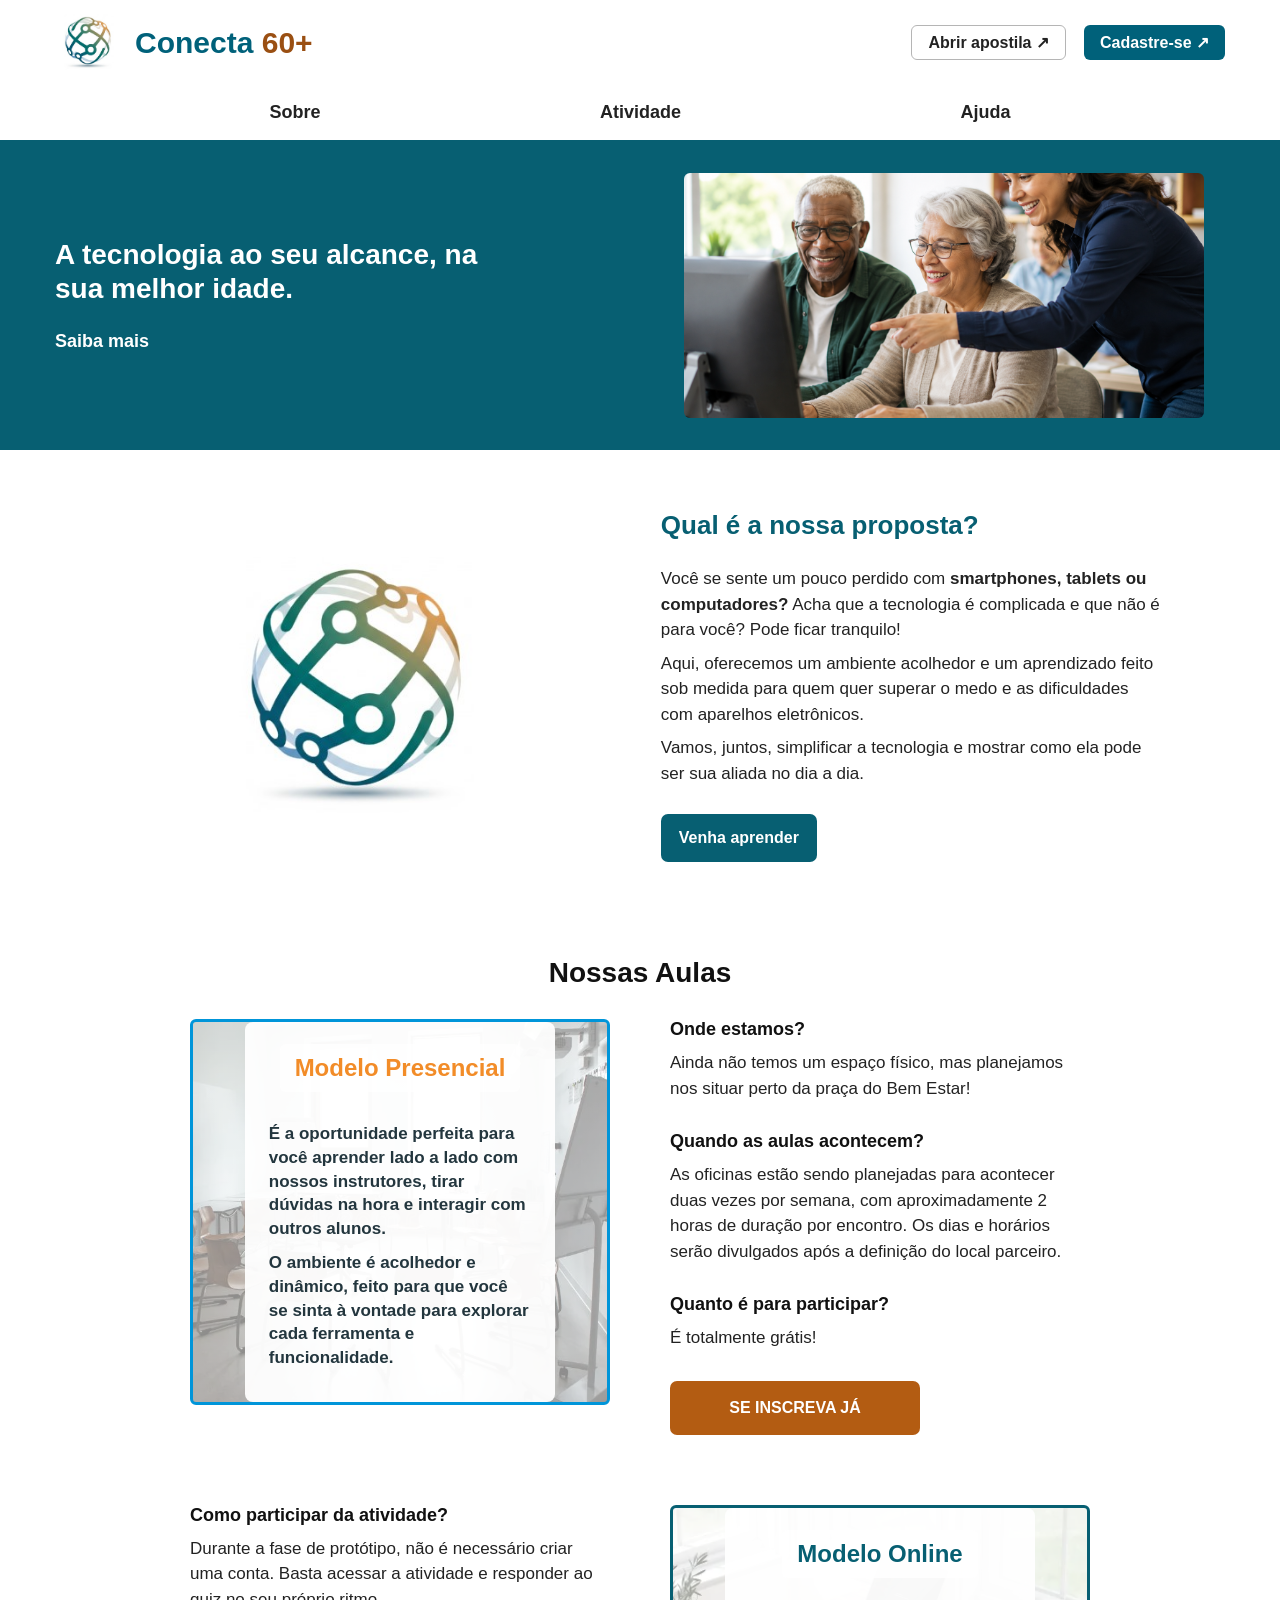
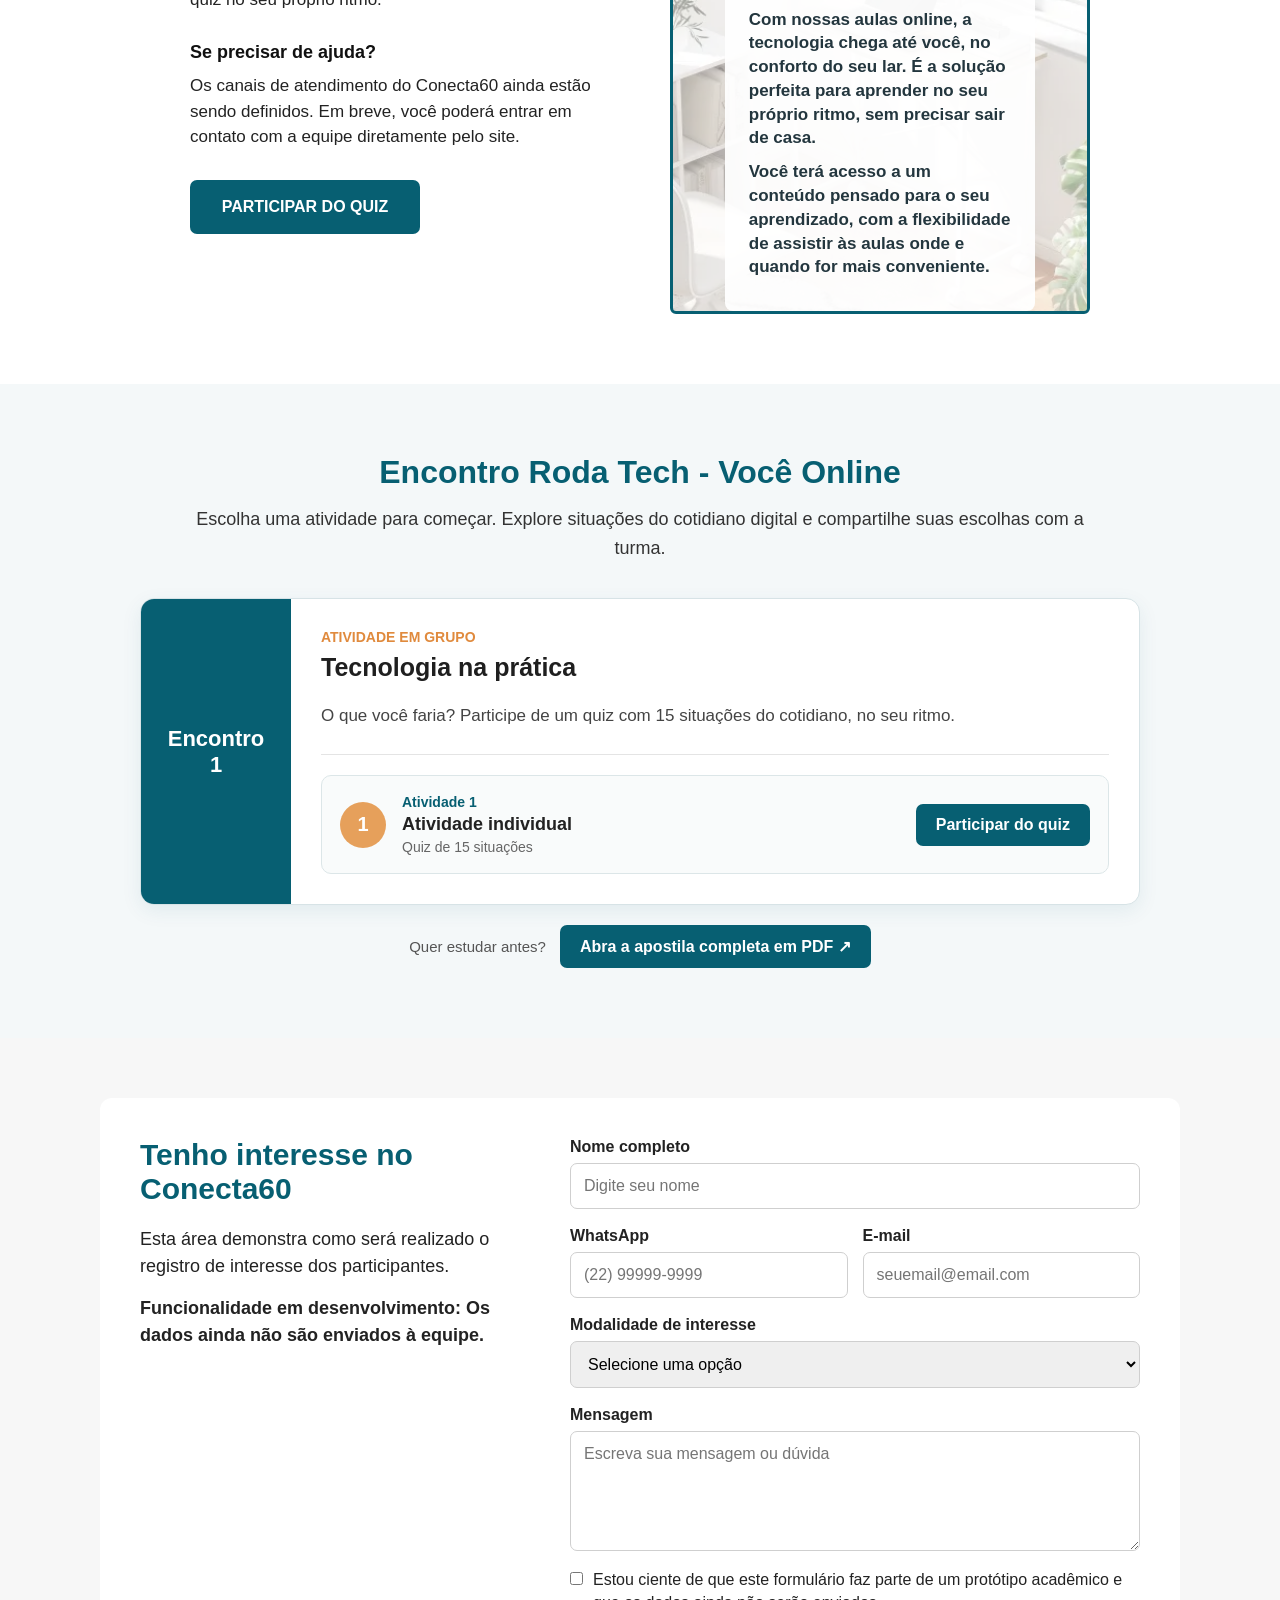
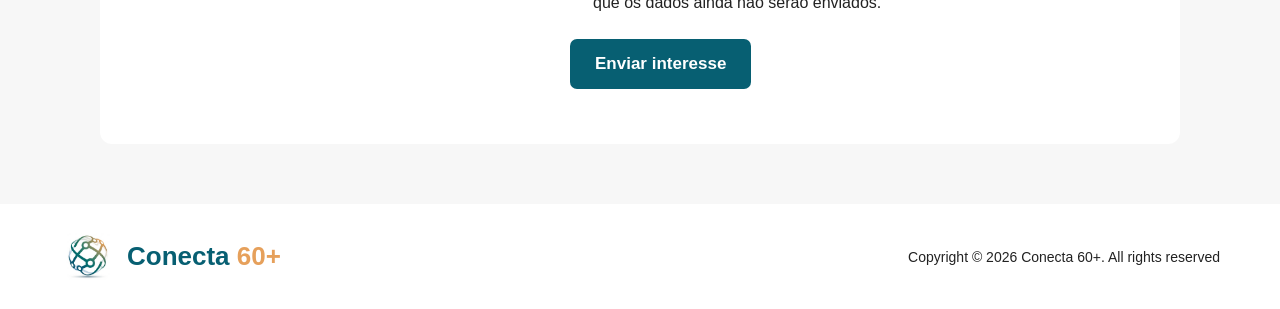
<file: index.html>
<!DOCTYPE html>
<html lang="pt-BR">
<head>
    <meta charset="UTF-8">
    <meta name="viewport" content="width=device-width, initial-scale=1.0">
    <title>Conecta 60+</title>
    <link rel="stylesheet" href="assets/css/style.css">
    <link rel="shortcut icon" href="assets/img/favicon.ico" type="image/x-icon">
</head>

<body>
<!--cabecario-->
    <header class="cabecalho">
        <div class="logo-area">
            <img src="assets/img/logo.jpg" alt="Logo Conecta 60+" class="logo-img">
            <h1 class="logo-texto">
                Conecta <span>60+</span>
            </h1>
        </div>
        <div class="botoes-topo">
            <a class="btn btn-entrar btn-apostila" href="docs/materiais-de-aula/AulaPilotoConecta%2060%2B.pdf" target="_blank" rel="noopener">
                Abrir apostila ↗
            </a>
            <a class="btn btn-criar btn-interesse" href="https://docs.google.com/forms/d/e/1FAIpQLSd0mXlKhEu9IKoxv32r1_2p7N_KUk2ahSVDjLrgjqIA70IjZQ/viewform?usp=preview" target="_blank" rel="noopener">Cadastre-se ↗</a>
        </div>
    </header>

<!-- menu -->
        <nav class="menu">

            <button class="menu-toggle" id="menuToggle" type="button" aria-label="Abrir menu" aria-expanded="false">☰</button>

            <div class="menu-links" id="menuLinks">
                <a href="#sobre">Sobre</a>
                <a href="#area-aulas">Atividade</a>
                <a href="#ajuda">Ajuda</a>
            </div>

        </nav>
<!--banner-->
    <section class="banner">
        <div class="banner-texto">
            <h2>A tecnologia ao seu alcance, na sua melhor idade.</h2>
            <a href="#sobre" class="btn-saiba-mais">Saiba mais</a>
        </div>
        <div class="banner-imagem">
            <img src="assets/img/imagem1.png" alt="Idosos aprendendo computação com instrutora">
        </div>
    </section>

    <!--Sobre-->
    <section class="proposta" id="sobre">
        <div class="proposta-imagem">
            <img src="assets/img/logo.jpg" alt="Símbolo Conecta 60+">
        </div>
        <div class="proposta-texto">
            <h2>Qual é a nossa proposta?</h2>
            <p>
                Você se sente um pouco perdido com <strong>smartphones, tablets ou computadores?</strong>
                Acha que a tecnologia é complicada e que não é para você? Pode ficar tranquilo!
            </p>
            <p>
                Aqui, oferecemos um ambiente acolhedor e um aprendizado feito sob medida
                para quem quer superar o medo e as dificuldades com aparelhos eletrônicos.
            </p>
            <p>
                Vamos, juntos, simplificar a tecnologia e mostrar como ela pode ser sua aliada
                no dia a dia.
            </p>
            <a href="#area-aulas" class="btn-aprender">Venha aprender</a>
        </div>
    </section>

    <!--Aulas-->
    <section class="aulas" id="aulas">
        <h2 class="titulo-aulas">Nossas Aulas</h2>
        <div class="aulas-linha">
            <div class="card-presencial">
                <div class="card-conteudo">
                    <h3>Modelo Presencial</h3>

                    <p>É a oportunidade perfeita para você aprender lado a lado com nossos instrutores, tirar dúvidas na hora e interagir com outros alunos.</p>

                    <p>O ambiente é acolhedor e dinâmico, feito para que você se sinta à vontade para explorar cada ferramenta e funcionalidade.</p>
                </div>
            </div>
            <div class="info-aulas">
                <h3>Onde estamos?</h3>

                <p>Ainda não temos um espaço físico, mas planejamos nos situar perto da praça do Bem Estar!</p>

                <h3>Quando as aulas acontecem?</h3>

                <p>As oficinas estão sendo planejadas para acontecer duas vezes por semana, com aproximadamente 2 horas de duração por encontro. Os dias e horários serão divulgados após a definição do local parceiro.</p>

                <h3>Quanto é para participar?</h3>

                <p>É totalmente grátis!</p>
              <a href="https://docs.google.com/forms/d/e/1FAIpQLSd0mXlKhEu9IKoxv32r1_2p7N_KUk2ahSVDjLrgjqIA70IjZQ/viewform?usp=preview" target="_blank" rel="noopener" class="btn-inscricao">SE INSCREVA JÁ</a>
            </div>
        </div>
        <div class="aulas-baixo">
        <div class="acesso-aulas" id="ajuda">
            <h3>Como participar da atividade?</h3>

            <p>Durante a fase de protótipo, não é necessário criar uma conta. Basta acessar a atividade e responder ao quiz no seu próprio ritmo.</p>

            <h3>Se precisar de ajuda?</h3>

            <p>Os canais de atendimento do Conecta60 ainda estão sendo definidos. Em breve, você poderá entrar em contato com a equipe diretamente pelo site.</p>
            <a href="quiz.html" class="btn-acessar-aulas">
                PARTICIPAR DO QUIZ
            </a>
        </div>
            <div class="card-online">
                <div class="online-conteudo">
                    <h3>Modelo Online</h3>

                    <p>Com nossas aulas online, a tecnologia chega até você, no conforto do seu lar. É a solução perfeita para aprender no seu próprio ritmo, sem precisar sair de casa.</p>

                    <p>Você terá acesso a um conteúdo pensado para o seu aprendizado, com a flexibilidade de assistir às aulas onde e quando for mais conveniente.</p>
                </div>
            </div>
        </div>
    </section>

<!-- AULAS -->
<section class="area-aulas-online" id="area-aulas">
    <div class="area-aulas-cabecalho">
        <h2>Encontro Roda Tech - Você Online</h2>
        <p>Escolha uma atividade para começar. Explore situações do cotidiano digital e compartilhe suas escolhas com a turma.</p>
    </div>
    <div class="modulos-aulas">
        <article class="modulo-card modulo-disponivel">
            <div class="modulo-numero">Encontro 1</div>
            <div class="modulo-conteudo">
                <div class="modulo-topo">
                    <div>
                        <p class="modulo-categoria">Atividade em grupo</p>
                        <h3>Tecnologia na prática</h3>
                    </div>
                </div>
                <p class="modulo-descricao">O que você faria? Participe de um quiz com 15 situações do cotidiano, no seu ritmo.</p>
                <div class="lista-aulas-modulo">
                    <div class="aula-item">
                        <div class="aula-icone">1</div>
                        <div class="aula-info">
                            <span>Atividade 1</span>
                            <strong>Atividade individual</strong>
                            <small>Quiz de 15 situações</small>
                        </div>
                        <a href="quiz.html" class="btn-comecar-aula">Participar do quiz</a>
                    </div>
                </div>
            </div>
        </article>
    </div>
    <div class="aviso-area-aulas">
        <p>Quer estudar antes?</p>
        <a href="docs/materiais-de-aula/AulaPilotoConecta%2060%2B.pdf" target="_blank" rel="noopener" class="btn-comecar-aula btn-apostila-encontro">Abra a apostila completa em PDF ↗</a>
    </div>
</section>

    <!-- formulario -->
    <section class="formulario-interesse" id="interesse">
        <div class="formulario-caixa">
            <div class="formulario-texto">
                <h2>Tenho interesse no Conecta60</h2>

                <p>Esta área demonstra como será realizado o registro de interesse dos participantes.</p>
                <p><strong>Funcionalidade em desenvolvimento: Os dados ainda não são enviados à equipe.</strong></p>
            </div>
            <form class="formulario-campos" id="formInteresse">
                <div class="grupo-campo">
                    <label for="nome">Nome completo</label>
                    <input type="text" id="nome" placeholder="Digite seu nome" required>
                </div>
                <div class="linha-campos">
                    <div class="grupo-campo">
                        <label for="telefone">WhatsApp</label>
                        <input type="tel" id="telefone" placeholder="(22) 99999-9999" required>
                    </div>
                    <div class="grupo-campo">
                        <label for="email">E-mail</label>
                        <input type="email" id="email" placeholder="seuemail@email.com">
                    </div>
                </div>
                <div class="grupo-campo">
                    <label for="modalidade">Modalidade de interesse</label>
                    <select id="modalidade" required>
                        <option value="">Selecione uma opção</option>
                        <option value="Presencial">Modelo Presencial</option>
                        <option value="Online">Modelo Online</option>
                        <option value="Presencial e Online">Presencial e Online</option>
                    </select>
                </div>
                <div class="grupo-campo">
                    <label for="mensagem">Mensagem</label>
                    <textarea id="mensagem" placeholder="Escreva sua mensagem ou dúvida"></textarea>
                </div>
                <div class="grupo-campo">
                    <label>
                        <input type="checkbox" id="consentimento" required>
                        Estou ciente de que este formulário faz parte de um
                        protótipo acadêmico e que os dados ainda não serão enviados.
                    </label>
                </div>
                <button type="submit" class="btn-enviar-formulario">
                    Enviar interesse
                </button>
                <p class="mensagem-form" id="mensagemForm"></p>
            </form>
        </div>
    </section>

<!-- Rodapé -->
<footer class="rodape">
    <div class="rodape-logo">
        <img src="assets/img/logo.jpg" alt="Logo Conecta 60+">
        <h2>Conecta <span>60+</span></h2>
    </div>
    <p>Copyright © 2026 Conecta 60+. All rights reserved</p>
</footer>

<!--javascripito-->
<script src="assets/js/script.js"></script>

</body>
</html>
</file>
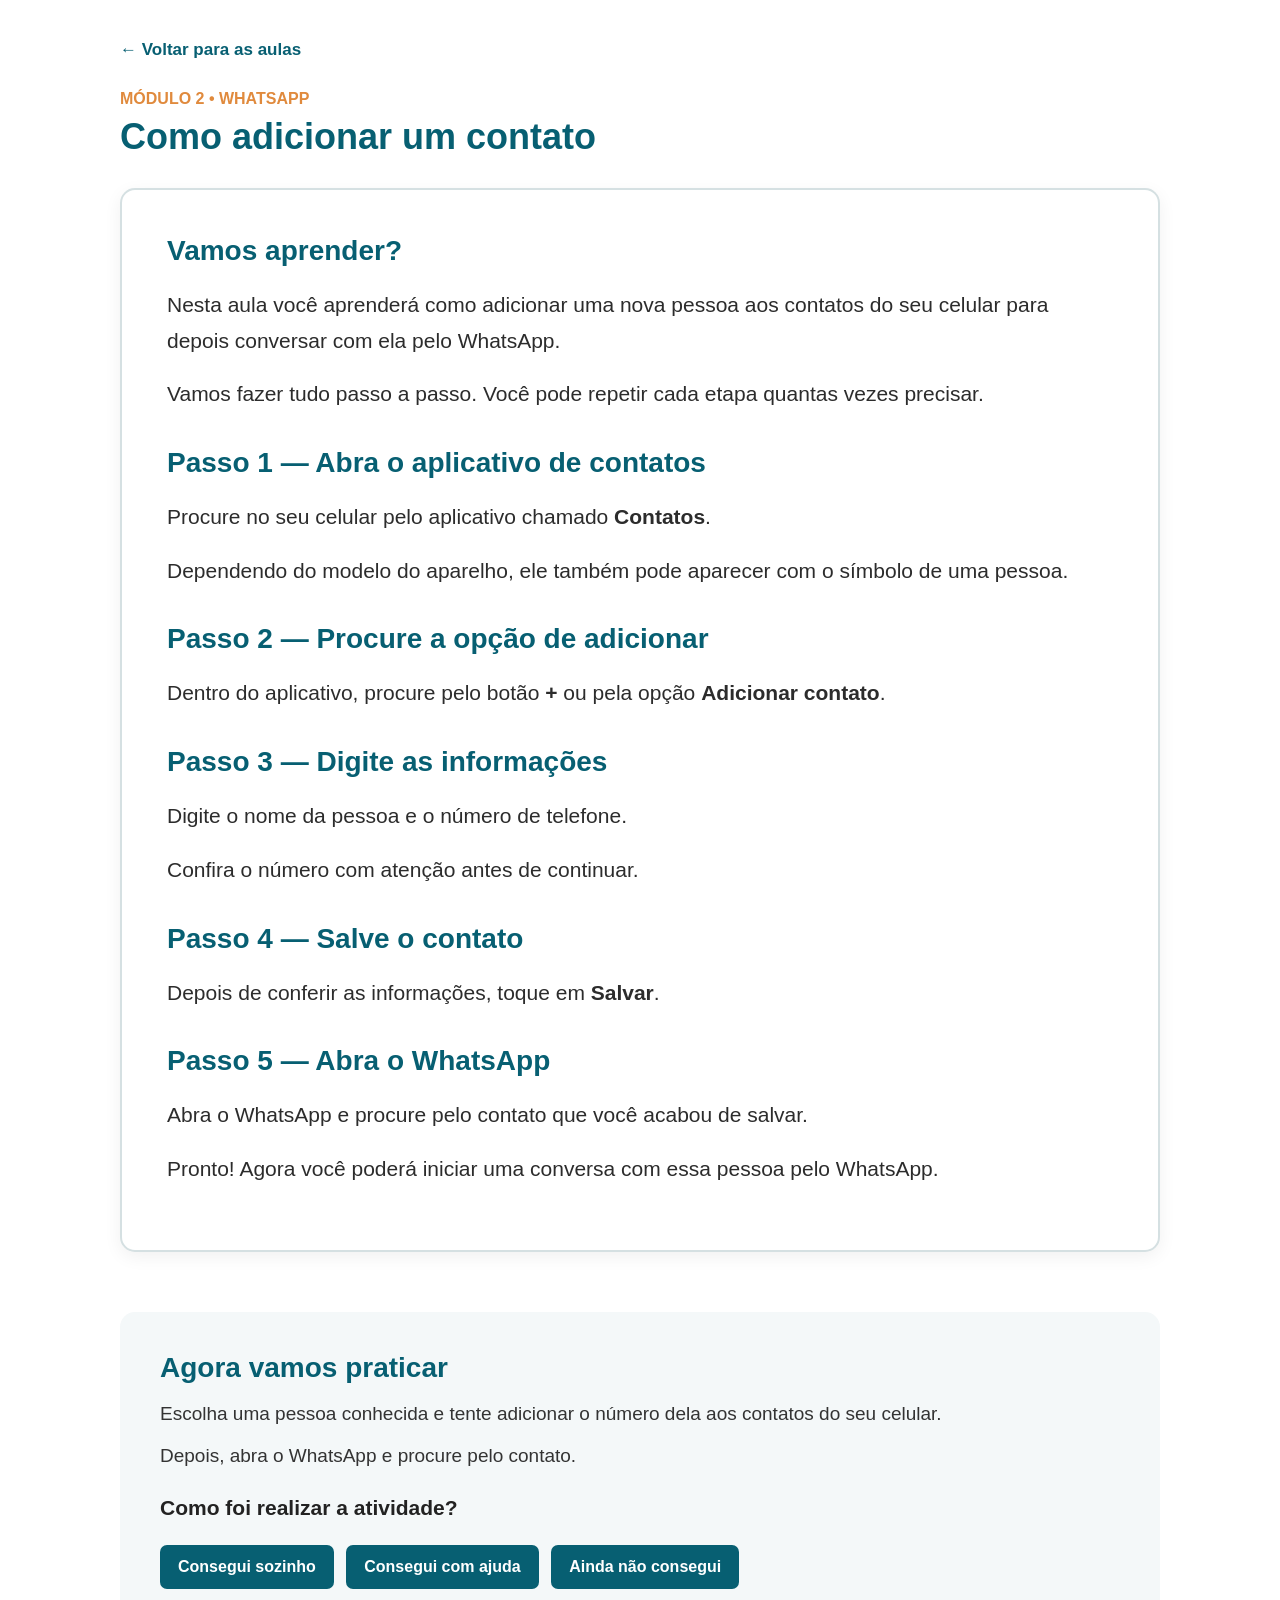
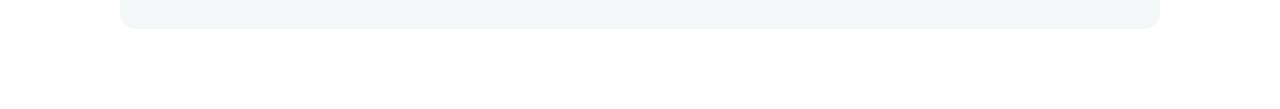
<file: aula-contato.html>
<!DOCTYPE html>
<html lang="pt-br">

<head>
    <meta charset="UTF-8">

    <meta
        name="viewport"
        content="width=device-width, initial-scale=1.0"
    >

    <title>
        Conecta60 | Como adicionar um contato
    </title>

    <link rel="stylesheet" href="assets/css/style.css">
</head>


<body>

    <main class="pagina-aula">

        <!-- Navegação -->
        <div class="aula-navegacao">

            <a href="index.html#area-aulas" class="btn-voltar">
                ← Voltar para as aulas
            </a>

        </div>


        <!-- Identificação -->
        <header class="cabecalho-aula">

            <span>
                Módulo 2 • WhatsApp
            </span>

            <h1>
                Como adicionar um contato
            </h1>

        </header>


        <!-- Conteúdo -->
        <section class="conteudo-aula">

            <h2>
                Vamos aprender?
            </h2>

            <p>
                Nesta aula você aprenderá como adicionar
                uma nova pessoa aos contatos do seu celular
                para depois conversar com ela pelo WhatsApp.
            </p>

            <p>
                Vamos fazer tudo passo a passo.
                Você pode repetir cada etapa quantas vezes precisar.
            </p>


            <h2>
                Passo 1 — Abra o aplicativo de contatos
            </h2>

            <p>
                Procure no seu celular pelo aplicativo chamado
                <strong>Contatos</strong>.
            </p>

            <p>
                Dependendo do modelo do aparelho, ele também pode
                aparecer com o símbolo de uma pessoa.
            </p>


            <h2>
                Passo 2 — Procure a opção de adicionar
            </h2>

            <p>
                Dentro do aplicativo, procure pelo botão
                <strong>+</strong> ou pela opção
                <strong>Adicionar contato</strong>.
            </p>


            <h2>
                Passo 3 — Digite as informações
            </h2>

            <p>
                Digite o nome da pessoa e o número de telefone.
            </p>

            <p>
                Confira o número com atenção antes de continuar.
            </p>


            <h2>
                Passo 4 — Salve o contato
            </h2>

            <p>
                Depois de conferir as informações, toque em
                <strong>Salvar</strong>.
            </p>


            <h2>
                Passo 5 — Abra o WhatsApp
            </h2>

            <p>
                Abra o WhatsApp e procure pelo contato que você
                acabou de salvar.
            </p>

            <p>
                Pronto! Agora você poderá iniciar uma conversa
                com essa pessoa pelo WhatsApp.
            </p>

        </section>


        <!-- Atividade -->
        <section class="perguntas-aula">

            <h2>
                Agora vamos praticar
            </h2>

            <p>
                Escolha uma pessoa conhecida e tente adicionar
                o número dela aos contatos do seu celular.
            </p>

            <p>
                Depois, abra o WhatsApp e procure pelo contato.
            </p>

            <h3>
                Como foi realizar a atividade?
            </h3>

            <button type="button" class="btn-em-breve">
                Consegui sozinho
            </button>

            <button type="button" class="btn-em-breve">
                Consegui com ajuda
            </button>

            <button type="button" class="btn-em-breve">
                Ainda não consegui
            </button>

        </section>

    </main>

    <script src="assets/js/script.js"></script>

</body>

</html>
</file>
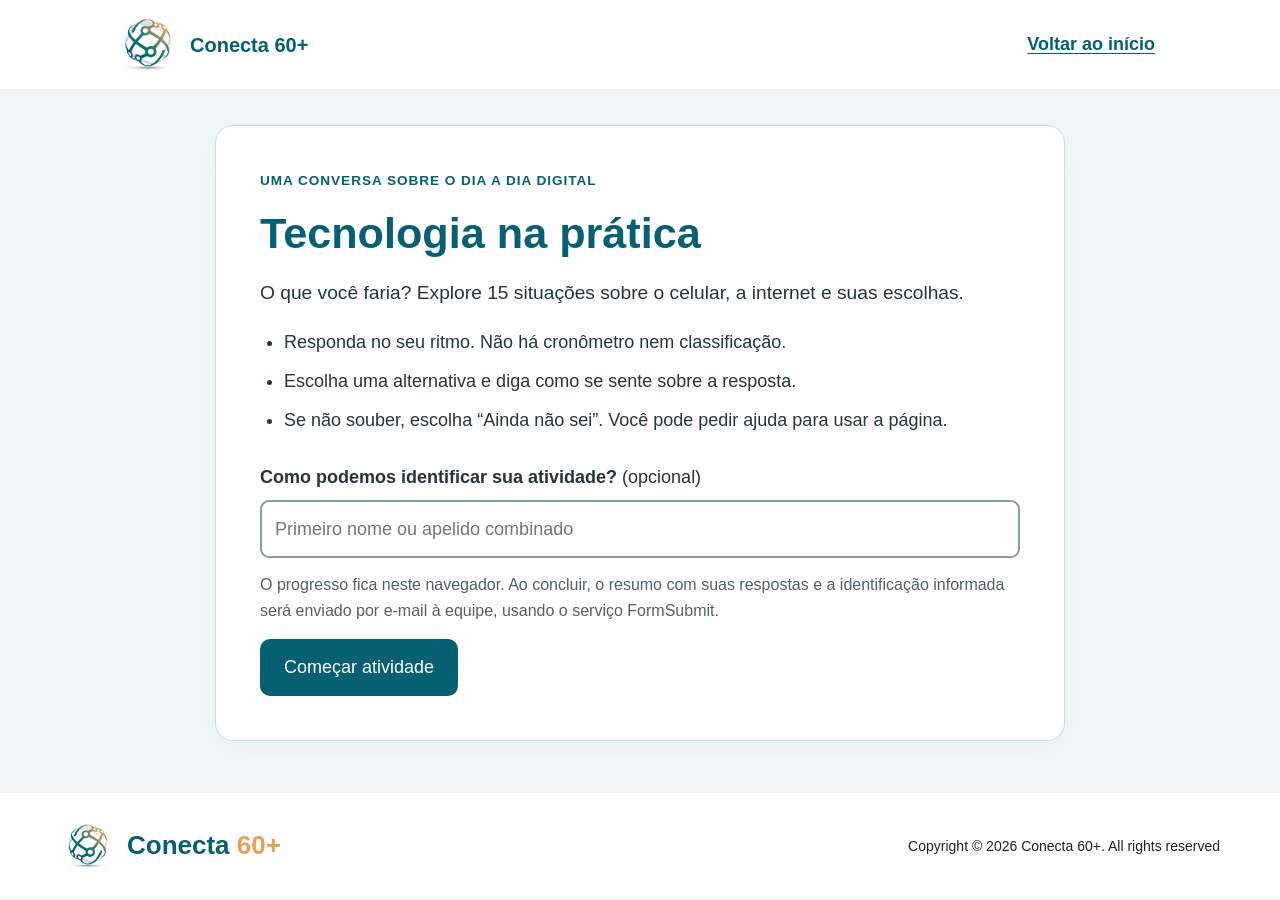
<file: quiz.html>
<!DOCTYPE html>
<html lang="pt-BR">
<head>
    <meta charset="UTF-8">
    <meta name="viewport" content="width=device-width, initial-scale=1.0">
    <title>Tecnologia na prática | Conecta 60+</title>
    <link rel="stylesheet" href="assets/css/style.css">
    <style>
/* Estilos exclusivos do quiz: não alteram os módulos existentes. */
.pagina-quiz { background: #f0f6f7; color: #23363e; font-size: 18px; line-height: 1.6; }
.pagina-quiz [hidden] { display: none !important; }
.pagina-quiz button, .pagina-quiz input, .pagina-quiz textarea { font: inherit; }
.pagina-quiz button, .pagina-quiz a, .pagina-quiz label { touch-action: manipulation; }
.pagina-quiz a { color: #075f72; text-underline-offset: 3px; }
.pagina-quiz :focus-visible { outline: 3px solid #ad5a0d; outline-offset: 4px; }
.pagina-quiz .cabecalho { height: auto; min-height: 85px; gap: 18px; padding: 12px max(20px, calc((100% - 1050px)/2)); }
.quiz-pular { position: absolute; top: -100px; left: 12px; padding: 12px; background: white; z-index: 2; }
.quiz-pular:focus { top: 10px; }
.quiz-marca { display: inline-flex; align-items: center; gap: 10px; font-weight: bold; text-decoration: none; font-size: 20px; }
.quiz-voltar-site { font-weight: bold; padding: 10px; }
.quiz-container { width: min(100% - 32px, 850px); margin: 36px auto 52px; }
.quiz-painel { background: white; border: 1px solid #cadfe3; border-radius: 18px; padding: clamp(22px, 5vw, 44px); box-shadow: 0 8px 28px #123e4808; }
.quiz-etiqueta { font-size: .85rem; letter-spacing: .07em; text-transform: uppercase; color: #075f72; font-weight: bold; margin-bottom: 12px; }
.pagina-quiz h1 { font-size: clamp(1.9rem, 5vw, 2.7rem); line-height: 1.2; color: #075f72; margin-bottom: 18px; }
.quiz-intro { font-size: 1.2rem; }
.quiz-painel p { margin-bottom: 16px; }
.quiz-instrucoes { padding-left: 24px; margin: 20px 0 28px; }
.quiz-instrucoes li { margin-bottom: 10px; }
.quiz-label { display: block; font-weight: bold; margin: 18px 0 8px; }
.quiz-label span { font-weight: normal; }
#apelido, #textoResumo { width: 100%; max-width: 100%; border: 2px solid #829ca4; border-radius: 9px; padding: 13px; color: #23363e; background: white; }
#textoResumo { font-size: 16px; margin-bottom: 18px; }
.quiz-nota { color: #50616a; font-size: 1rem; margin-top: 14px; }
.quiz-botao { display: inline-flex; justify-content: center; align-items: center; min-height: 54px; padding: 12px 22px; border: 2px solid #075f72; border-radius: 10px; font-weight: bold; cursor: pointer; text-align: center; line-height: 1.4; }
.quiz-primario { color: white; background: #075f72; }
.quiz-primario:hover { background: #04485a; }
.quiz-secundario { color: #075f72; background: white; }
.quiz-secundario:hover { background: #eef7f8; }
.quiz-botao:disabled { opacity: .45; cursor: default; }
.quiz-retomar { border-top: 1px solid #cadfe3; padding-top: 24px; margin-top: 24px; }
.quiz-retomar button { margin: 0 8px 12px 0; }
.quiz-progresso-texto { display: flex; justify-content: space-between; gap: 12px; color: #075f72; font-weight: bold; }
.quiz-progresso-texto span { color: #50616a; font-weight: normal; }
.quiz-progresso-texto p { margin-bottom: 8px; }
#progresso { display: block; width: 100%; height: 10px; margin-bottom: 28px; accent-color: #075f72; border: none; border-radius: 8px; }
#progresso::-webkit-progress-bar { background: #e6eff1; border-radius: 8px; }
#progresso::-webkit-progress-value { background: #075f72; border-radius: 8px; }
.quiz-alternativas, .quiz-confianca { border: 0; min-width: 0; padding: 0; margin: 0; }
#enunciado { font-size: clamp(1.25rem, 3vw, 1.55rem); font-weight: bold; line-height: 1.4; margin-bottom: 22px; width: 100%; }
.quiz-opcao { display: flex; align-items: flex-start; gap: 12px; border: 2px solid #cad9de; border-radius: 11px; padding: 16px; margin-bottom: 12px; cursor: pointer; }
.quiz-opcao:hover { background: #f1f8f9; border-color: #075f72; }
.quiz-opcao:has(input:checked), .quiz-confianca-opcoes label:has(input:checked) { border-color: #075f72; background: #eaf5f6; }
.quiz-opcao input, .quiz-confianca input { width: 22px; height: 22px; flex: 0 0 22px; margin-top: 4px; accent-color: #075f72; }
.quiz-letra { font-weight: bold; color: #075f72; }
.quiz-confianca { margin-top: 26px; }
.quiz-confianca legend { font-weight: bold; margin-bottom: 12px; }
.quiz-confianca-opcoes { display: flex; flex-wrap: wrap; gap: 10px; }
.quiz-confianca-opcoes label { display: flex; gap: 8px; align-items: flex-start; border: 2px solid #cad9de; border-radius: 9px; padding: 12px; cursor: pointer; flex: 1 1 180px; }
.quiz-erro { color: #922d1d; font-weight: bold; min-height: 1.6em; margin-top: 14px; }
.quiz-acoes { display: flex; justify-content: space-between; flex-wrap: wrap; gap: 12px; margin: 12px 0; }
.quiz-aviso { border-left: 4px solid #075f72; background: #eaf5f6; padding: 14px 18px; border-radius: 4px; margin-bottom: 20px; }
.quiz-exportar { justify-content: flex-start; margin-top: 24px; }
.quiz-revisao { border-top: 1px solid #cadfe3; border-bottom: 1px solid #cadfe3; padding: 22px 0; margin: 28px 0; }
.quiz-revisao summary { color: #075f72; font-weight: bold; cursor: pointer; padding: 8px 0; }
.quiz-revisao summary + p { margin-top: 14px; }
.quiz-revisao-item { border-top: 1px solid #cadfe3; padding: 20px 0 8px; overflow-wrap: anywhere; }
.quiz-revisao-item h2 { font-size: 1.15rem; margin-bottom: 12px; line-height: 1.5; }
.quiz-revisao-item p { font-size: 1rem; margin-bottom: 8px; }
.quiz-areas { padding-left: 22px; margin-bottom: 20px; }
.quiz-rodape { padding: 24px 20px; text-align: center; background: white; border-top: 1px solid #cadfe3; font-size: 1rem; }
.quiz-rodape p { margin-bottom: 8px; }
@media (max-width: 480px) {
 .quiz-container { width: calc(100% - 24px); margin-top: 22px; }
 .quiz-painel { padding: 22px 18px; }
 .quiz-acoes .quiz-botao { flex: 1 1 auto; }
 .quiz-exportar .quiz-botao { width: 100%; }
 .quiz-opcao { padding: 13px 11px; gap: 9px; }
 .quiz-progresso-texto { font-size: 1rem; }
 .quiz-confianca-opcoes { flex-direction: column; }
 .quiz-confianca-opcoes label { flex: auto; }
 .quiz-retomar button { width: 100%; }
}
@media (prefers-reduced-motion: reduce) { .pagina-quiz { scroll-behavior: auto; } }

@media (max-width: 380px) { .quiz-marca { gap: 5px; font-size: 17px; } .quiz-marca .logo-img { width: 44px; height: 44px; } .quiz-voltar-site { font-size: 16px; padding: 6px; } }

#statusEnvio[data-status="erro"], #statusEnvio[data-status="incerto"], #statusEnvio[data-status="configuracao"] { border-color: #9a4b13; background: #fff4e8; }
#statusEnvio[data-status="aceito"] { border-color: #23704b; background: #eff9f3; }

</style>
    <link rel="shortcut icon" href="assets/img/favicon.ico" type="image/x-icon">
    
</head>
<body class="pagina-quiz">
    <a class="quiz-pular" href="#quiz">Ir para a atividade</a>
    <header class="cabecalho">
        <div class="logo-area"><a href="index.html" class="quiz-marca" aria-label="Conecta 60+, página inicial"><img src="assets/img/logo.jpg" alt="" class="logo-img"><span>Conecta 60+</span></a></div>
        <a class="quiz-voltar-site" href="index.html#area-aulas">Voltar ao início</a>
    </header>
    <main id="quiz" class="quiz-container">
        <noscript><p class="quiz-aviso">Ative o JavaScript do navegador para responder à atividade.</p></noscript>
        <p id="avisoArmazenamento" class="quiz-aviso" role="status" hidden>Não foi possível guardar o progresso neste navegador. Você pode continuar, mas mantenha esta página aberta até terminar.</p>
        <section id="inicio" class="quiz-painel" aria-labelledby="tituloInicio">
            <p class="quiz-etiqueta">Uma conversa sobre o dia a dia digital</p>
            <h1 id="tituloInicio" tabindex="-1">Tecnologia na prática</h1>
            <p class="quiz-intro">O que você faria? Explore 15 situações sobre o celular, a internet e suas escolhas.</p>
            <ul class="quiz-instrucoes">
                <li>Responda no seu ritmo. Não há cronômetro nem classificação.</li>
                <li>Escolha uma alternativa e diga como se sente sobre a resposta.</li>
                <li>Se não souber, escolha “Ainda não sei”. Você pode pedir ajuda para usar a página.</li>
            </ul>
            <form id="formInicio">
                <label class="quiz-label" for="apelido">Como podemos identificar sua atividade? <span>(opcional)</span></label>
                <input id="apelido" name="apelido" type="text" maxlength="40" autocomplete="off" placeholder="Primeiro nome ou apelido combinado" aria-describedby="privacidadeQuiz">
                <p id="privacidadeQuiz" class="quiz-nota">O progresso fica neste navegador. Ao concluir, o resumo com suas respostas e a identificação informada será enviado por e-mail à equipe, usando o serviço FormSubmit.</p>
                <button class="quiz-botao quiz-primario" type="submit">Começar atividade</button>
            </form>
            <div id="retomar" class="quiz-retomar" hidden>
                <p id="textoRetomar"></p>
                <button id="continuar" class="quiz-botao quiz-primario" type="button">Continuar atividade</button>
                <button id="novaAtividade" class="quiz-botao quiz-secundario" type="button">Começar outra atividade</button>
            </div>
        </section>
        <section id="perguntas" class="quiz-painel" aria-label="Perguntas da atividade" hidden>
            <div class="quiz-progresso-texto"><p id="contador"></p><span>Sem pressa</span></div>
            <progress id="progresso" max="15" value="0" aria-label="Perguntas concluídas"></progress>
            <form id="formPergunta" novalidate>
                <fieldset class="quiz-alternativas">
                    <legend id="enunciado" tabindex="-1"></legend>
                    <div id="alternativas"></div>
                </fieldset>
                <fieldset id="confianca" class="quiz-confianca" hidden>
                    <legend>Como você se sente sobre sua resposta?</legend>
                    <div class="quiz-confianca-opcoes">
                        <label><input type="radio" name="confianca" value="certeza"> Tenho certeza</label>
                        <label><input type="radio" name="confianca" value="duvida"> Estou em dúvida</label>
                        <label><input type="radio" name="confianca" value="palpite"> Foi um palpite</label>
                    </div>
                </fieldset>
                <p id="erroResposta" class="quiz-erro" role="alert"></p>
                <div class="quiz-acoes">
                    <button id="anterior" class="quiz-botao quiz-secundario" type="button">Voltar</button>
                    <button id="proxima" class="quiz-botao quiz-primario" type="submit">Próxima pergunta</button>
                </div>
            </form>
            <p class="quiz-nota">Você pode voltar e mudar suas escolhas antes de concluir.</p>
        </section>
        <section id="resultado" class="quiz-painel" aria-labelledby="tituloResultado" hidden>
            <p class="quiz-etiqueta">Obrigado por participar</p>
            <h1 id="tituloResultado" tabindex="-1">Atividade concluída!</h1>
            <p id="identificacaoResultado" class="quiz-intro"></p>
            <p>Suas escolhas ajudam a planejar os próximos encontros. Aguarde abaixo a confirmação de recebimento do resumo pelo serviço de envio.</p>
            <p id="statusEnvio" class="quiz-aviso" role="status" aria-live="polite"></p>
            <button id="tentarEnvio" class="quiz-botao quiz-secundario" type="button" hidden>Tentar enviar novamente</button>
            <div class="quiz-acoes quiz-exportar">
                <button id="copiarResumo" class="quiz-botao quiz-primario" type="button">Copiar resumo</button>
                <button id="baixarResultados" class="quiz-botao quiz-secundario" type="button">Baixar respostas (CSV)</button>
            </div>
            <p id="statusExportacao" role="status"></p>
            <div id="copiaManual" hidden>
                <label class="quiz-label" for="textoResumo">Selecione e copie o resumo abaixo:</label>
                <textarea id="textoResumo" rows="10" readonly></textarea>
            </div>
            <details id="revisao" class="quiz-revisao">
                <summary>Conferir respostas com a equipe</summary>
                <p>Durante a atividade coletiva, aguarde a orientação da equipe para abrir a correção. Acertos no quiz são pistas; os desafios práticos ajudam a observar o uso do celular.</p>
                <p id="totalAcertos"></p>
                <div id="resumoAreas"></div>
                <div id="listaRevisao"></div>
            </details>
            <button id="refazer" class="quiz-botao quiz-secundario" type="button">Apagar este progresso e recomeçar</button>
            <p class="quiz-nota">Em aparelho compartilhado, use esse botão antes de passar o celular à próxima pessoa. Os arquivos já baixados permanecem no aparelho.</p>
        </section>
    </main>
<footer class="rodape">
        <div class="rodape-logo">
            <img src="assets/img/logo.jpg" alt="Logo Conecta 60+">
            <h2>Conecta <span>60+</span></h2>
        </div>
        <p>Copyright © 2026 Conecta 60+. All rights reserved</p>
    </footer>
<script>
/* Destino de recebimento do FormSubmit. Não colocar senhas ou chaves privadas aqui.
   Preencher com o e-mail confirmado da equipe ou com o token público do formulário.
   Antes da oficina, concluir um teste e confirmar a ativação no e-mail recebido. */
window.CONECTA_QUIZ_EMAIL = {
    destino: 'conecta60saquarema@gmail.com'
};

</script>
<script>
/* Quiz estático com progresso local e envio do resumo via FormSubmit. */
(() => {
    'use strict';

    const perguntas = [
        { texto: 'Você recebeu o endereço de um encontro pelo WhatsApp. Como pode levá-lo para o aplicativo de mapas sem digitar tudo novamente?', opcoes: ['Tirando uma foto do celular com outro aparelho.', 'Copiando o endereço e colando na busca do mapa.', 'Aumentando o volume do celular.', 'Salvando o número de quem enviou.'], correta: 1, area: 'Navegação e uso do celular', nivel: 'Básica', explicacao: 'Copiar e colar permite levar o texto para a busca do mapa sem redigitá-lo.' },
        { texto: 'Você quer guardar exatamente o que está aparecendo na tela, incluindo uma mensagem de confirmação. Qual recurso atende melhor?', opcoes: ['Gravação de áudio.', 'Lista de contatos.', 'Captura de tela.', 'Histórico de chamadas.'], correta: 2, area: 'Imagens e arquivos', nivel: 'Básica', explicacao: 'A captura de tela registra uma imagem do que está sendo exibido. O procedimento varia conforme o aparelho.' },
        { texto: 'O celular mostra que está conectado ao Wi-Fi, mas nenhum site abre. Qual afirmação faz mais sentido?', opcoes: ['A conexão com o Wi-Fi pode existir mesmo sem acesso à internet.', 'Estar conectado ao Wi-Fi garante que a internet está funcionando.', 'Isso significa que todos os sites foram apagados.', 'É obrigatório trocar de celular.'], correta: 0, area: 'Navegação e uso do celular', nivel: 'Intermediária', explicacao: 'O celular pode estar conectado à rede Wi-Fi enquanto essa rede está sem acesso à internet.' },
        { texto: 'Você precisa enviar um endereço a alguém que está em uma reunião e não pode ouvir áudio. Qual opção facilita a consulta?', opcoes: ['Mandar vários áudios curtos.', 'Fazer uma chamada de vídeo.', 'Enviar apenas “é naquele lugar que comentei”.', 'Escrever o endereço completo em uma mensagem.'], correta: 3, area: 'Comunicação', nivel: 'Básica', explicacao: 'Uma mensagem com o endereço completo pode ser lida e consultada sem reproduzir áudio.' },
        { texto: 'Você fotografou um aviso, mas as letras ficaram difíceis de ler. Qual é a melhor tentativa?', opcoes: ['Encaminhar a mesma foto várias vezes.', 'Refazer a foto, melhorando luz, foco e enquadramento.', 'Aumentar o volume antes de fotografar.', 'Trocar o nome do contato que receberá a foto.'], correta: 1, area: 'Imagens e arquivos', nivel: 'Básica', explicacao: 'A luz, o foco e o enquadramento influenciam a legibilidade da fotografia.' },
        { texto: 'Você abriu um PDF no navegador e depois fechou a página. Isso garante que o arquivo ficou salvo no celular?', opcoes: ['Sim, todo arquivo aberto fica salvo permanentemente.', 'Sim, mas apenas se o celular estiver carregando.', 'Não; visualizar e salvar podem ser ações diferentes.', 'Não, porque celulares não guardam PDFs.'], correta: 2, area: 'Imagens e arquivos', nivel: 'Intermediária', explicacao: 'Abrir um arquivo não garante que uma cópia recuperável foi salva. É importante conferir o download e onde ele ficou.' },
        { texto: 'Você vai pesquisar como cuidar de uma planta chamada girassol. Qual busca dá uma indicação mais clara do que procura?', opcoes: ['Como cuidar de girassol em vaso.', 'Coisas.', 'Me ajuda.', 'Internet plantas tudo.'], correta: 0, area: 'Pesquisa e decisões', nivel: 'Básica', explicacao: 'Uma busca com o assunto e o contexto ajuda a encontrar resultados relacionados à sua necessidade.' },
        { texto: 'Uma loja anuncia um produto por R$ 80, com R$ 25 de frete. Outra vende o mesmo produto por R$ 99, com frete grátis. Considerando apenas o total, qual custa menos?', opcoes: ['A primeira, porque R$ 80 é menor que R$ 99.', 'As duas custam o mesmo.', 'Não é possível calcular sem saber a marca.', 'A segunda: R$ 99, contra R$ 105 da primeira.'], correta: 3, area: 'Pesquisa e decisões', nivel: 'Intermediária', explicacao: 'Na primeira oferta, R$ 80 + R$ 25 = R$ 105. A segunda tem total de R$ 99.' },
        { texto: 'Você quer enviar a foto de um cartaz, mas nela também aparece um documento pessoal sobre a mesa. O que é melhor fazer?', opcoes: ['Enviar e pedir que ninguém olhe o documento.', 'Refazer a foto sem o documento ou recortar essa parte antes de enviar.', 'Aumentar o brilho da foto.', 'Enviar em um grupo maior para chegar mais rápido.'], correta: 1, area: 'Segurança e privacidade', nivel: 'Intermediária', explicacao: 'Confira a imagem antes de compartilhar e remova da foto os dados pessoais que não precisam aparecer.' },
        { texto: 'Um aplicativo de lanterna pede acesso à sua lista de contatos. Qual decisão é mais cuidadosa?', opcoes: ['Autorizar, porque todo pedido é obrigatório.', 'Autorizar, porque contatos fazem a luz ficar mais forte.', 'Questionar a necessidade desse acesso e não autorizar sem uma finalidade clara.', 'Publicar a lista de contatos para testar o aplicativo.'], correta: 2, area: 'Segurança e privacidade', nivel: 'Intermediária', explicacao: 'O acesso aos contatos não tem uma finalidade evidente para acender a lanterna. Avalie a relação entre a permissão e a tarefa.' },
        { texto: 'Uma página tem um cadeado ou indica uma conexão HTTPS. Isso, sozinho, prova que a loja é confiável?', opcoes: ['Não. A conexão pode ser protegida e a loja ainda ser fraudulenta.', 'Sim. O cadeado garante que a compra será entregue.', 'Sim. O cadeado significa que o governo aprovou a loja.', 'Não. O cadeado significa que o site está fora do ar.'], correta: 0, area: 'Segurança e privacidade', nivel: 'Avançada', explicacao: 'HTTPS protege a conexão, mas não garante a honestidade de quem opera o site nem a entrega de uma compra.' },
        { texto: 'Você recebe uma notícia alarmante encaminhada por várias pessoas. Qual é a melhor atitude antes de repassar?', opcoes: ['Encaminhar, porque muitas pessoas já receberam.', 'Verificar apenas se o texto tem uma foto.', 'Repassar com a frase “não sei se é verdade”.', 'Procurar a origem, conferir a data e comparar com fontes confiáveis.'], correta: 3, area: 'Informação e pensamento crítico', nivel: 'Intermediária', explicacao: 'O número de compartilhamentos não confirma uma notícia. Verifique a origem, a data e outras fontes antes de repassar.' },
        { texto: 'Você recebe esta mensagem: “Troquei de número. Preciso de um Pix urgente”. A foto é de uma pessoa conhecida. Como confirmar melhor?', opcoes: ['Confiar na foto e fazer o Pix.', 'Entrar em contato por outro meio que você já conhecia, como o número antigo.', 'Perguntar o nome da pessoa na mesma conversa e aceitar qualquer resposta.', 'Pedir que a pessoa repita a mensagem.'], correta: 1, area: 'Segurança e privacidade', nivel: 'Intermediária', explicacao: 'Uma foto pode ser copiada. Confirme o pedido por um canal que você já conhecia, sem depender apenas da conversa recebida.' },
        { texto: 'Uma inteligência artificial respondeu com muita segurança e escreveu um texto bem organizado. O que isso permite concluir?', opcoes: ['Que todas as informações estão corretas.', 'Que a resposta foi revisada por um especialista.', 'Que o texto parece convincente, mas as informações ainda podem precisar de verificação.', 'Que não vale a pena ler a resposta.'], correta: 2, area: 'Informação e pensamento crítico', nivel: 'Avançada', explicacao: 'Uma resposta clara e convincente pode conter erros. Confira as informações relevantes antes de usá-las ou compartilhá-las.' },
        { texto: 'Você apagou uma foto do celular e descobriu que ela também desapareceu de outro aparelho conectado à mesma conta. Qual explicação é possível?', opcoes: ['Os aparelhos podem estar sincronizados, e a exclusão pode ter sido refletida nos dois.', 'Toda foto apagada é enviada automaticamente a outra pessoa.', 'A conexão Bluetooth sempre apaga fotos iguais.', 'Isso prova que a câmera do segundo aparelho quebrou.'], correta: 0, area: 'Imagens e arquivos', nivel: 'Avançada', explicacao: 'Dependendo do serviço e da configuração, a sincronização pode refletir alterações e exclusões em mais de um aparelho.' }
    ];

    const chave = 'conecta60-quiz-v1';
    const versao = 1;
    const rotulosConfianca = { certeza: 'Tenho certeza', duvida: 'Estou em dúvida', palpite: 'Foi um palpite' };
    const el = id => document.getElementById(id);
    let estado;
    let envioEmAndamento = false;

    function novoId() {
        return typeof crypto.randomUUID === 'function' ? crypto.randomUUID() : 'quiz-' + Date.now() + '-' + Math.random().toString(36).slice(2);
    }

    function destinoEnvio() {
        const valor = window.CONECTA_QUIZ_EMAIL && window.CONECTA_QUIZ_EMAIL.destino;
        if (typeof valor !== 'string') return '';
        const destino = valor.trim();
        // Aceita um e-mail ou o token público gerado pelo serviço, nunca uma URL arbitrária.
        return /^[^\s@/]+@[^\s@/]+\.[^\s@/]+$/.test(destino) || /^[a-zA-Z0-9_-]{16,128}$/.test(destino) ? destino : '';
    }


    function estadoInicial(apelido = '') {
        return { id: novoId(), envio: { status: 'pendente' }, versao, apelido: apelido.trim().slice(0, 40), atual: 0, finalizado: false, concluidoEm: null, respostas: perguntas.map(() => ({ opcao: null, confianca: null })) };
    }

    function respostaCompleta(r) {
        return r.opcao === -1 || (Number.isInteger(r.opcao) && r.opcao >= 0 && r.opcao < 4 && Object.hasOwn(rotulosConfianca, r.confianca));
    }

    function carregar() {
        try {
            const salvo = localStorage.getItem(chave);
            if (!salvo) return null;
            const e = JSON.parse(salvo);
            if (!e || e.versao !== versao || typeof e.apelido !== 'string' || e.apelido.length > 40 || !Number.isInteger(e.atual) || e.atual < 0 || e.atual >= perguntas.length || typeof e.finalizado !== 'boolean' || !Array.isArray(e.respostas) || e.respostas.length !== perguntas.length) return null;
            const validas = e.respostas.every(r => r && (r.opcao === null || (Number.isInteger(r.opcao) && r.opcao >= -1 && r.opcao < 4)) && (r.confianca === null || Object.hasOwn(rotulosConfianca, r.confianca)));
            if (!validas || (e.finalizado && (!e.respostas.every(respostaCompleta) || typeof e.concluidoEm !== 'string' || Number.isNaN(Date.parse(e.concluidoEm))))) return null;
            if (typeof e.id !== 'string' || !/^[a-zA-Z0-9-]{8,100}$/.test(e.id)) e.id = novoId();
            const statusValidos = ['pendente', 'configuracao', 'offline', 'enviando', 'aceito', 'erro', 'incerto', 'anterior'];
            if (!e.envio || !statusValidos.includes(e.envio.status)) e.envio = { status: e.finalizado ? 'anterior' : 'pendente' };
            // Uma página fechada durante uma requisição pode ter enviado o resumo.
            // Nesse caso, não repetir automaticamente e arriscar e-mails duplicados.
            if (e.envio.status === 'enviando') e.envio = { status: 'incerto' };
            return e;
        } catch (erro) {
            el('avisoArmazenamento').hidden = false;
            return null;
        }
    }

    function salvar() {
        try { localStorage.setItem(chave, JSON.stringify(estado)); }
        catch (erro) { el('avisoArmazenamento').hidden = false; }
    }

    function mostrar(tela, foco) {
        ['inicio', 'perguntas', 'resultado'].forEach(id => { el(id).hidden = id !== tela; });
        if (foco) {
            el(foco).focus();
            window.scrollTo({ top: 0, behavior: 'instant' });
        }
    }

    function criar(tag, texto, classe) {
        const no = document.createElement(tag);
        if (texto !== undefined) no.textContent = texto;
        if (classe) no.className = classe;
        return no;
    }

    function limparErro() { el('erroResposta').textContent = ''; }

    function renderizarPergunta() {
        const p = perguntas[estado.atual];
        const r = estado.respostas[estado.atual];
        el('contador').textContent = `Pergunta ${estado.atual + 1} de ${perguntas.length}`;
        el('progresso').value = estado.respostas.filter(respostaCompleta).length;
        el('enunciado').textContent = p.texto;
        el('alternativas').replaceChildren();
        [...p.opcoes, 'Ainda não sei'].forEach((texto, indice) => {
            const valor = indice === 4 ? -1 : indice;
            const label = criar('label', undefined, 'quiz-opcao');
            const input = criar('input');
            input.type = 'radio'; input.name = 'resposta'; input.value = String(valor); input.checked = r.opcao === valor;
            const span = criar('span');
            if (indice < 4) span.append(criar('span', `${'ABCD'[indice]}. `, 'quiz-letra'));
            span.append(document.createTextNode(texto));
            label.append(input, span);
            el('alternativas').append(label);
            input.addEventListener('change', () => {
                r.opcao = valor;
                if (valor === -1) {
                    r.confianca = null;
                    document.querySelectorAll('[name="confianca"]').forEach(radio => { radio.checked = false; });
                }
                el('confianca').hidden = valor === -1;
                limparErro(); salvar();
            });
        });
        el('confianca').hidden = r.opcao === null || r.opcao === -1;
        document.querySelectorAll('[name="confianca"]').forEach(radio => { radio.checked = radio.value === r.confianca; });
        el('anterior').disabled = estado.atual === 0;
        el('proxima').textContent = estado.atual === perguntas.length - 1 ? 'Concluir atividade' : 'Próxima pergunta';
        limparErro();
        mostrar('perguntas', 'enunciado');
    }

    function textoEscolha(p, r) { return r.opcao === -1 ? 'Ainda não sei' : `${'ABCD'[r.opcao]}. ${p.opcoes[r.opcao]}`; }
    function acertos() { return estado.respostas.filter((r, i) => r.opcao === perguntas[i].correta).length; }
    function resultadoResposta(p, r) { return r.opcao === -1 ? 'Ainda não sei' : r.opcao === p.correta ? 'Acerto' : 'Rever'; }

    function resumoTexto() {
        const linhas = ['Conecta 60+ - Tecnologia na prática', `Identificador da atividade: ${estado.id}`, `Participante: ${estado.apelido || 'Sem identificação'}`, `Concluído em: ${new Date(estado.concluidoEm).toLocaleString('pt-BR')}`, `Acertos: ${acertos()} de ${perguntas.length}`, ''];
        perguntas.forEach((p, i) => {
            const r = estado.respostas[i];
            linhas.push(`${i + 1}. ${p.area} | ${p.nivel}`, `Pergunta: ${p.texto}`, `Escolha: ${textoEscolha(p, r)}`, `Confiança: ${rotulosConfianca[r.confianca] || 'Não se aplica'}`, `Resultado: ${resultadoResposta(p, r)}`, '');
        });
        linhas.push('Este resumo foi gerado no aparelho. O status de envio por e-mail aparece na tela da atividade.');
        return linhas.join('\n');
    }

    function renderizarResultado() {
        el('identificacaoResultado').textContent = estado.apelido ? `${estado.apelido}, você chegou ao fim das ${perguntas.length} situações.` : `Você chegou ao fim das ${perguntas.length} situações.`;
        el('totalAcertos').textContent = `${acertos()} de ${perguntas.length} respostas corretas. Observe cada assunto, sem atribuir um nível geral apenas pela pontuação.`;
        const areas = new Map();
        perguntas.forEach((p, i) => {
            const v = areas.get(p.area) || { total: 0, certas: 0, naoSei: 0 };
            v.total++; if (estado.respostas[i].opcao === p.correta) v.certas++;
            if (estado.respostas[i].opcao === -1) v.naoSei++;
            areas.set(p.area, v);
        });
        const lista = criar('ul', undefined, 'quiz-areas');
        areas.forEach((v, area) => lista.append(criar('li', `${area}: ${v.certas}/${v.total} acertos; ${v.naoSei} “ainda não sei”.`)));
        el('resumoAreas').replaceChildren(lista);
        el('listaRevisao').replaceChildren();
        perguntas.forEach((p, i) => {
            const r = estado.respostas[i];
            const item = criar('article', undefined, 'quiz-revisao-item');
            item.append(criar('h2', `${i + 1}. ${p.texto}`), criar('p', `Sua escolha: ${textoEscolha(p, r)}`), criar('p', `Como se sentiu: ${rotulosConfianca[r.confianca] || 'Ainda não sabia'}`), criar('p', `Resposta correta: ${'ABCD'[p.correta]}. ${p.opcoes[p.correta]}`), criar('p', p.explicacao));
            el('listaRevisao').append(item);
        });
        el('revisao').open = false;
        el('copiaManual').hidden = true;
        el('statusExportacao').textContent = '';
        mostrar('resultado', 'tituloResultado');
        atualizarStatusEnvio();
        if (['pendente', 'configuracao', 'offline'].includes(estado.envio.status)) enviarResumo();
    }

    el('formInicio').addEventListener('submit', evento => {
        evento.preventDefault();
        estado = estadoInicial(el('apelido').value); salvar(); renderizarPergunta();
    });
    el('formPergunta').addEventListener('submit', evento => {
        evento.preventDefault();
        const r = estado.respostas[estado.atual];
        if (!respostaCompleta(r)) {
            el('erroResposta').textContent = r.opcao === null ? 'Escolha uma alternativa ou “Ainda não sei” para continuar.' : 'Indique como você se sente sobre a resposta para continuar.';
            return;
        }
        if (estado.atual < perguntas.length - 1) { estado.atual++; salvar(); renderizarPergunta(); }
        else {
            const pendente = estado.respostas.findIndex(resposta => !respostaCompleta(resposta));
            if (pendente !== -1) { estado.atual = pendente; salvar(); renderizarPergunta(); return; }
            estado.finalizado = true; estado.concluidoEm = new Date().toISOString(); salvar(); renderizarResultado();
        }
    });
    document.querySelectorAll('[name="confianca"]').forEach(radio => radio.addEventListener('change', () => {
        estado.respostas[estado.atual].confianca = radio.value; limparErro(); salvar();
    }));
    el('anterior').addEventListener('click', () => { if (estado.atual > 0) { estado.atual--; salvar(); renderizarPergunta(); } });
    el('continuar').addEventListener('click', () => { if (estado.finalizado) renderizarResultado(); else renderizarPergunta(); });

    function reiniciar() {
        if (envioEmAndamento) return;
        if (!window.confirm('Apagar as respostas guardadas neste navegador e começar outra atividade? Arquivos já baixados não serão apagados.')) return;
        try { localStorage.removeItem(chave); } catch (erro) { el('avisoArmazenamento').hidden = false; }
        estado = estadoInicial(); el('apelido').value = '';
        el('retomar').hidden = true; el('formInicio').hidden = false;
        mostrar('inicio', 'tituloInicio');
    }
    el('novaAtividade').addEventListener('click', reiniciar);
    el('refazer').addEventListener('click', reiniciar);
    el('copiarResumo').addEventListener('click', async () => {
        const texto = resumoTexto();
        try {
            await navigator.clipboard.writeText(texto);
            el('statusExportacao').textContent = 'Resumo copiado. O status de envio por e-mail aparece acima.';
        } catch (erro) {
            el('textoResumo').value = texto; el('copiaManual').hidden = false;
            el('textoResumo').focus(); el('textoResumo').select();
            el('statusExportacao').textContent = 'A cópia automática não está disponível. Você pode copiar o texto na caixa abaixo.';
        }
    });

    function celulaCSV(valor) {
        let texto = String(valor ?? '');
        // Evita que nomes ou outros textos sejam interpretados como fórmulas.
        if (/^[\s]*[=+@\-]/.test(texto)) texto = "'" + texto;
        return '"' + texto.replaceAll('"', '""') + '"';
    }
    el('baixarResultados').addEventListener('click', () => {
        const linhas = [['Participante', 'Conclusão (UTC)', 'Questão', 'Área', 'Dificuldade prevista', 'Pergunta', 'Resposta escolhida', 'Confiança', 'Resultado', 'Resposta correta']];
        perguntas.forEach((p, i) => {
            const r = estado.respostas[i];
            linhas.push([estado.apelido || 'Sem identificação', estado.concluidoEm, i + 1, p.area, p.nivel, p.texto, textoEscolha(p, r), rotulosConfianca[r.confianca] || 'Não se aplica', resultadoResposta(p, r), `${'ABCD'[p.correta]}. ${p.opcoes[p.correta]}`]);
        });
        const conteudo = '\uFEFF' + linhas.map(linha => linha.map(celulaCSV).join(';')).join('\r\n');
        const url = URL.createObjectURL(new Blob([conteudo], { type: 'text/csv;charset=utf-8;' }));
        const a = criar('a'); a.href = url; a.download = 'conecta60-respostas-' + estado.concluidoEm.replace(/[:.]/g, '-') + '.csv';
        document.body.append(a); a.click(); a.remove();
        setTimeout(() => URL.revokeObjectURL(url), 10000);
        el('statusExportacao').textContent = 'Download solicitado. Você também pode guardar essa cópia das respostas.';
    });

    function atualizarStatusEnvio() {
        const status = estado.envio.status;
        const mensagens = {
            pendente: 'Preparando o envio do resumo…',
            configuracao: 'O recebimento pela equipe ainda não está ativado. Guarde o resumo ou mostre esta tela à equipe.',
            offline: 'Você está sem conexão. Mantenha esta página aberta: tentaremos enviar quando a internet voltar. O resumo continua disponível neste aparelho.',
            enviando: 'Enviando o resumo à equipe… Aguarde antes de fechar a página.',
            aceito: 'Resumo recebido pelo serviço de envio para o e-mail da equipe. Você pode guardar uma cópia abaixo.',
            erro: 'Não foi possível confirmar o envio. Suas respostas continuam disponíveis. Tente novamente ou mostre o resumo à equipe.',
            anterior: 'Esta atividade foi concluída na versão anterior, sem envio automático. Você pode enviar o resumo à equipe pelo botão abaixo.',
            incerto: 'A página foi fechada durante o envio e não conseguimos confirmar o recebimento. Consulte a equipe antes de tentar novamente para evitar uma cópia duplicada.'
        };
        el('statusEnvio').textContent = mensagens[status] || mensagens.erro;
        el('statusEnvio').dataset.status = status;
        el('tentarEnvio').hidden = !['erro', 'offline', 'incerto', 'anterior'].includes(status);
        el('tentarEnvio').textContent = status === 'anterior' ? 'Enviar resumo à equipe' : 'Tentar enviar novamente';
        el('tentarEnvio').disabled = envioEmAndamento;
        el('refazer').disabled = envioEmAndamento;
    }

    async function enviarResumo() {
        if (!estado.finalizado || envioEmAndamento || estado.envio.status === 'aceito') return;
        const destino = destinoEnvio();
        if (!destino) {
            estado.envio = { status: 'configuracao' }; salvar(); atualizarStatusEnvio(); return;
        }
        if (navigator.onLine === false) {
            estado.envio = { status: 'offline' }; salvar(); atualizarStatusEnvio(); return;
        }
        const atividade = estado;
        envioEmAndamento = true;
        estado.envio = { status: 'enviando' }; salvar(); atualizarStatusEnvio();
        const controle = new AbortController();
        const limite = setTimeout(() => controle.abort(), 15000);
        try {
            const resposta = await fetch('https://formsubmit.co/ajax/' + encodeURIComponent(destino), {
                method: 'POST',
                headers: { 'Content-Type': 'application/json', 'Accept': 'application/json' },
                signal: controle.signal,
                body: JSON.stringify({
                    _subject: 'Conecta 60+ | Resumo do quiz',
                    _template: 'table',
                    identificador: estado.id,
                    participante: estado.apelido || 'Sem identificação',
                    conclusao_utc: estado.concluidoEm,
                    acertos: acertos() + ' de ' + perguntas.length,
                    resumo: resumoTexto()
                })
            });
            if (!resposta.ok) throw new Error('Falha no serviço de envio');
            const dados = await resposta.json();
            if (!dados || (dados.success !== true && dados.success !== 'true')) throw new Error('Recebimento não confirmado');
            atividade.envio = { status: 'aceito', recebidoEm: new Date().toISOString() };
        } catch (erro) {
            atividade.envio = { status: 'erro' };
        } finally {
            clearTimeout(limite);
            envioEmAndamento = false;
            if (estado === atividade) { salvar(); atualizarStatusEnvio(); }
        }
    }

    el('tentarEnvio').addEventListener('click', enviarResumo);
    window.addEventListener('online', () => {
        if (estado.finalizado && estado.envio.status === 'offline') enviarResumo();
    });
    if (!destinoEnvio()) {
        el('privacidadeQuiz').textContent = 'O recebimento pela equipe ainda precisa ser ativado. Você pode responder; o progresso e o resumo ficam neste navegador para mostrar à equipe.';
    }

    estado = carregar();
    if (estado) {
        el('formInicio').hidden = true; el('retomar').hidden = false;
        el('textoRetomar').textContent = estado.finalizado ? 'Há uma atividade concluída neste navegador. Você pode abrir o resumo ou começar outra.' : `Há uma atividade em andamento${estado.apelido ? ' de ' + estado.apelido : ''}. Você pode continuar de onde parou.`;
        if (estado.finalizado) el('continuar').textContent = 'Ver resumo da atividade';
    } else { estado = estadoInicial(); }
})();

</script>
</body>
</html>
</file>
<file: assets/css/style.css>
/* =========================================================
   GERAL
   ========================================================= */

* {
    margin: 0;
    padding: 0;
    box-sizing: border-box;
}

html {
    scroll-behavior: smooth;
}

body {
    font-family: Arial, Helvetica, sans-serif;
    background-color: #ffffff;
    color: #222222;
}


/* =========================================================
   CABEÇALHO
   ========================================================= */

.cabecalho {
    width: 100%;
    height: 85px;
    background-color: #ffffff;

    display: flex;
    align-items: center;
    justify-content: space-between;

    padding: 0 55px;
}

.logo-area {
    display: flex;
    align-items: center;
    gap: 15px;
}

.logo-img {
    width: 65px;
    height: 65px;
    object-fit: contain;
}

.logo-texto {
    font-size: 30px;
    color: #00617a;
    font-weight: bold;
}

.logo-texto span {
    color: #9a4f12;
}

.botoes-topo {
    display: flex;
    gap: 18px;
}

.btn {
    width: 120px;
    height: 35px;

    border-radius: 6px;

    font-weight: bold;
    cursor: pointer;
}

.btn-entrar {
    background-color: #ffffff;
    color: #222222;

    border: 1px solid #b5b5b5;
}

.btn-criar {
    background-color: #00617a;
    color: #ffffff;

    border: none;
}


/* =========================================================
   MENU - DESKTOP
   ========================================================= */

.menu {
    width: 100%;
    min-height: 55px;

    background-color: #ffffff;

    display: flex;
    align-items: center;
    justify-content: center;

    position: relative;
}

.menu-links {
    width: 100%;

    display: flex;
    align-items: center;
    justify-content: space-evenly;
}

.menu-links a {
    color: #222222;

    text-decoration: none;

    font-size: 18px;
    font-weight: bold;

    padding: 15px 10px;

    transition: color 0.2s ease;
}

.menu-links a:hover {
    color: #075f72;
}

/* escondido em telas normais */
.menu-toggle {
    display: none;

    background: none;
    border: none;

    color: #111111;

    font-size: 32px;

    cursor: pointer;
}


/* =========================================================
   BANNER
   ========================================================= */

.banner {
    width: 100%;
    min-height: 310px;

    background-color: #075f72;

    display: flex;
    align-items: center;
    justify-content: space-between;

    padding: 30px 55px;
}

.banner-texto {
    width: 40%;
}

.banner-texto h2 {
    color: #ffffff;
    font-size: 28px;
    line-height: 1.2;
    margin-bottom: 25px;
}

.btn-saiba-mais {
    display: inline-block;
    color: #ffffff;
    text-decoration: none;
    font-size: 18px;
    font-weight: bold;
    background: none;
    border: none;
    padding: 0;
    cursor: pointer;
}

.btn-saiba-mais:visited {
    color: #ffffff;
}

.btn-saiba-mais:hover {
    color: #e6a05b;
    text-decoration: none;
}
.banner-imagem {
    width: 48%;

    display: flex;
    justify-content: center;
}

.banner-imagem img {
    width: 100%;
    max-width: 520px;
    height: 245px;

    object-fit: cover;

    border-radius: 6px;
}


/* =========================================================
   BOTÃO WHATSAPP
   ========================================================= */

.whatsapp-fixo {
    position: fixed;

    bottom: 25px;
    right: 25px;

    width: 55px;
    height: 55px;

    border-radius: 12px;

    background-color: #ffffff;
    color: #e6a05b;

    border: 4px solid #e6a05b;

    font-size: 28px;

    display: flex;
    align-items: center;
    justify-content: center;

    cursor: pointer;

    z-index: 1000;
}

.whatsapp-fixo:hover {
    background-color: #e6a05b;
    color: #ffffff;
}


/* =========================================================
   FUNCIONALIDADES EM DESENVOLVIMENTO
   ========================================================= */

.btn-em-breve {
    cursor: pointer;

    transition:
        opacity 0.2s ease,
        transform 0.2s ease;
}

.btn-em-breve:hover {
    opacity: 0.85;
}

.btn-em-breve:active {
    transform: scale(0.97);
}


/* =========================================================
   SOBRE / PROPOSTA
   ========================================================= */

.proposta {
    width: 100%;
    min-height: 430px;

    background-color: #ffffff;

    display: flex;
    align-items: center;
    justify-content: space-between;

    padding: 60px 120px;
}

.proposta-imagem {
    width: 45%;

    display: flex;
    justify-content: center;
    align-items: center;
}

.proposta-imagem img {
    width: 300px;
    height: 300px;

    object-fit: contain;
}

.proposta-texto {
    width: 48%;
}

.proposta-texto h2 {
    color: #075f72;

    font-size: 26px;

    margin-bottom: 25px;
}

.proposta-texto p {
    color: #222222;

    font-size: 17px;
    line-height: 1.5;

    margin-bottom: 8px;
}

.btn-aprender {
    display: inline-block;

    margin-top: 20px;

    background-color: #075f72;
    color: #ffffff;

    text-decoration: none;
    font-weight: bold;

    padding: 15px 18px;

    border-radius: 7px;
}

.btn-aprender:hover {
    background-color: #04485a;
}


/* =========================================================
   AULAS
   ========================================================= */

.aulas {
    width: 100%;

    background-color: #ffffff;

    padding: 35px 90px 70px 90px;
}

.titulo-aulas {
    text-align: center;

    font-size: 28px;

    color: #111111;

    margin-bottom: 30px;
}

.aulas-linha,
.aulas-baixo {
    display: flex;

    justify-content: center;
    align-items: flex-start;

    gap: 60px;
}

.aulas-baixo {
    margin-top: 70px;
}

.card-presencial,
.card-online {
    width: 420px;
    min-height: 340px;

    background-size: cover;
    background-position: center;

    display: flex;
    align-items: center;
    justify-content: center;

    border-radius: 6px;
}

.card-presencial {
    background-image:
        linear-gradient(
            rgba(255, 255, 255, 0.55),
            rgba(255, 255, 255, 0.55)
        ),
        url("../img/sala_presencial.png");

    border: 3px solid #0095d9;
}

.card-online {
    background-image:
        linear-gradient(
            rgba(255, 255, 255, 0.55),
            rgba(255, 255, 255, 0.55)
        ),
        url("../img/modelo_online.png");

    border: 3px solid #075f72;
}

.card-conteudo,
.online-conteudo {
    width: 75%;

    text-align: left;
}

.card-conteudo h3,
.online-conteudo h3 {
    width: fit-content;

    margin: 0 auto 30px auto;

    background-color: rgba(255, 255, 255, 0.85);

    font-size: 24px;

    padding: 10px 15px;

    border-radius: 6px;
}

.card-conteudo h3 {
    color: #f28c28;
}

.online-conteudo h3 {
    color: #075f72;
}

.card-conteudo p,
.online-conteudo p {
    color: #111111;

    font-size: 17px;
    font-weight: bold;
    line-height: 1.4;

    margin-bottom: 10px;
}

.info-aulas,
.acesso-aulas {
    width: 420px;
}

.info-aulas h3,
.acesso-aulas h3 {
    color: #111111;

    font-size: 18px;

    margin-bottom: 10px;
}

.info-aulas p,
.acesso-aulas p {
    color: #222222;

    font-size: 17px;
    line-height: 1.5;

    margin-bottom: 30px;
}

.btn-inscricao,
.btn-acessar-aulas {
    display: inline-block;

    text-align: center;

    color: #ffffff;

    text-decoration: none;
    font-weight: bold;
    font-size: 16px;

    padding: 18px 20px;

    border-radius: 7px;
}

.btn-inscricao {
    width: 250px;

    background-color: #b35c12;
}

.btn-acessar-aulas {
    width: 230px;

    background-color: #075f72;
}

.btn-inscricao:hover {
    background-color: #94470c;
}

.btn-acessar-aulas:hover {
    background-color: #04485a;
}


/* =========================================================
   ÁREA DE AULAS ONLINE
   ========================================================= */

.area-aulas-online {
    width: 100%;

    background-color: #f4f8f9;

    padding: 70px 90px;
}

.area-aulas-cabecalho {
    max-width: 900px;

    margin: 0 auto 35px auto;

    text-align: center;
}

.area-aulas-etiqueta {
    display: inline-block;

    background-color: #e8f2f4;
    color: #075f72;

    font-size: 15px;
    font-weight: bold;

    padding: 8px 14px;

    border-radius: 20px;

    margin-bottom: 14px;
}

.area-aulas-cabecalho h2 {
    color: #075f72;

    font-size: 32px;

    margin-bottom: 14px;
}

.area-aulas-cabecalho p {
    color: #333333;

    font-size: 18px;
    line-height: 1.6;
}

.modulos-aulas {
    max-width: 1000px;

    margin: 0 auto;
}

.modulo-card {
    display: flex;

    background-color: #ffffff;

    border: 1px solid #d7e3e6;
    border-radius: 14px;

    overflow: hidden;

    box-shadow: 0 6px 20px rgba(7, 95, 114, 0.08);
}

.modulo-numero {
    width: 150px;

    flex-shrink: 0;

    background-color: #075f72;
    color: #ffffff;

    display: flex;
    align-items: center;
    justify-content: center;

    text-align: center;

    padding: 30px 20px;

    font-size: 22px;
    font-weight: bold;
}

.modulo-conteudo {
    flex: 1;

    padding: 30px;
}

.modulo-topo {
    display: flex;

    align-items: flex-start;
    justify-content: space-between;

    gap: 20px;
}

.modulo-categoria {
    color: #e08a3d;

    font-size: 14px;
    font-weight: bold;

    text-transform: uppercase;

    margin-bottom: 7px;
}

.modulo-topo h3 {
    color: #1f1f1f;

    font-size: 25px;
    line-height: 1.25;
}

.modulo-status {
    white-space: nowrap;

    background-color: #fff3e7;
    color: #b76822;

    border: 1px solid #f1cfaf;
    border-radius: 18px;

    padding: 7px 12px;

    font-size: 13px;
    font-weight: bold;
}

.modulo-descricao {
    color: #444444;

    font-size: 17px;
    line-height: 1.55;

    margin: 20px 0 25px 0;
}

.lista-aulas-modulo {
    border-top: 1px solid #e4e4e4;

    padding-top: 20px;
}

.aula-item {
    display: flex;

    align-items: center;

    gap: 16px;

    background-color: #f9fbfb;

    border: 1px solid #dce6e8;
    border-radius: 10px;

    padding: 18px;
}

.aula-icone {
    width: 46px;
    height: 46px;

    flex-shrink: 0;

    display: flex;
    align-items: center;
    justify-content: center;

    background-color: #e6a05b;
    color: #ffffff;

    border-radius: 50%;

    font-size: 20px;
    font-weight: bold;
}

.aula-info {
    flex: 1;

    display: flex;
    flex-direction: column;

    gap: 4px;
}

.aula-info span {
    color: #075f72;

    font-size: 14px;
    font-weight: bold;
}

.aula-info strong {
    color: #222222;

    font-size: 18px;
}

.aula-info small {
    color: #666666;

    font-size: 14px;
}

.btn-comecar-aula {
    display: inline-block;

    background-color: #075f72;
    color: #ffffff;

    padding: 12px 20px;

    border-radius: 7px;

    text-decoration: none;

    font-size: 16px;
    font-weight: bold;

    transition: background-color 0.2s ease;
}

.btn-comecar-aula:hover {
    background-color: #064c5b;
}

.aviso-area-aulas {
    max-width: 1000px;

    margin: 20px auto 0 auto;

    color: #555555;

    text-align: center;

    font-size: 15px;
}


/* =========================================================
   FORMULÁRIO
   ========================================================= */

.formulario-interesse {
    width: 100%;

    background-color: #f7f7f7;

    padding: 60px 100px;
}

.formulario-caixa {
    display: flex;

    justify-content: space-between;
    align-items: flex-start;

    gap: 50px;

    background-color: #ffffff;

    padding: 40px;

    border-radius: 12px;
}

.formulario-texto {
    width: 40%;
}

.formulario-texto h2 {
    color: #075f72;

    font-size: 30px;

    margin-bottom: 20px;
}

.formulario-texto p {
    color: #222222;

    font-size: 18px;
    line-height: 1.5;

    margin-bottom: 15px;
}

.formulario-campos {
    width: 60%;
}

.grupo-campo {
    display: flex;
    flex-direction: column;

    margin-bottom: 18px;
}

.grupo-campo label {
    color: #222222;

    font-weight: bold;

    margin-bottom: 7px;
}

.grupo-campo input,
.grupo-campo select,
.grupo-campo textarea {
    width: 100%;

    padding: 13px;

    border: 1px solid #cfcfcf;
    border-radius: 7px;

    font-size: 16px;

    font-family: Arial, Helvetica, sans-serif;
}

.grupo-campo input:focus,
.grupo-campo select:focus,
.grupo-campo textarea:focus {
    outline: 2px solid #8ccbd7;

    border-color: #075f72;
}

.grupo-campo textarea {
    height: 120px;

    resize: vertical;
}

.linha-campos {
    display: flex;

    gap: 15px;
}

.linha-campos .grupo-campo {
    width: 50%;
}


/* checkbox */

.grupo-campo label:has(input[type="checkbox"]) {
    display: flex;

    flex-direction: row;
    align-items: flex-start;

    gap: 10px;

    font-weight: normal;
    line-height: 1.4;

    cursor: pointer;
}

.grupo-campo input[type="checkbox"] {
    width: auto;

    margin-top: 3px;

    flex-shrink: 0;
}


/* botão formulário */

.btn-enviar-formulario {
    background-color: #075f72;
    color: #ffffff;

    border: none;
    border-radius: 7px;

    padding: 15px 25px;

    font-size: 17px;
    font-weight: bold;

    cursor: pointer;
}

.btn-enviar-formulario:hover {
    background-color: #04485a;
}

.mensagem-form {
    margin-top: 15px;

    color: #075f72;

    font-weight: bold;
    line-height: 1.4;
}


/* =========================================================
   CONTATO
   ========================================================= */

.contato {
    width: 100%;

    background-color: #075f72;

    padding: 55px 100px;
}

.contato-caixa {
    display: flex;

    justify-content: space-between;
    align-items: flex-start;

    gap: 40px;
}

.contato-info,
.redes-info {
    width: 45%;

    color: #ffffff;
}

.contato-info h2,
.redes-info h2 {
    font-size: 28px;

    margin-bottom: 25px;
}

.contato-info p {
    font-size: 18px;
    line-height: 1.8;

    margin-bottom: 8px;
}

.botoes-redes {
    display: flex;

    gap: 15px;

    flex-wrap: wrap;
}

.botoes-redes button {
    background-color: #ffffff;
    color: #075f72;

    border: none;
    border-radius: 8px;

    padding: 12px 18px;

    font-size: 16px;
    font-weight: bold;

    cursor: pointer;
}

.botoes-redes button:hover {
    background-color: #e6a05b;
    color: #ffffff;
}


/* =========================================================
   RODAPÉ
   ========================================================= */

.rodape {
    width: 100%;

    background-color: #ffffff;

    display: flex;

    justify-content: space-between;
    align-items: center;

    padding: 25px 60px;
}

.rodape-logo {
    display: flex;

    align-items: center;

    gap: 12px;
}

.rodape-logo img {
    width: 55px;
    height: 55px;

    object-fit: contain;
}

.rodape-logo h2 {
    color: #075f72;

    font-size: 26px;
}

.rodape-logo span {
    color: #e6a05b;
}

.rodape p {
    color: #222222;

    font-size: 14px;
}


/* =========================================================
   PÁGINA DA AULA
   ========================================================= */

.pagina-aula {
    max-width: 1100px;

    margin: 0 auto;

    padding: 40px 30px 80px 30px;
}


/* navegação */

.aula-navegacao {
    margin-bottom: 30px;
}

.btn-voltar {
    color: #075f72;

    font-size: 17px;
    font-weight: bold;

    text-decoration: none;
}

.btn-voltar:hover {
    text-decoration: underline;
}


/* cabeçalho aula */

.cabecalho-aula {
    margin-bottom: 30px;
}

.cabecalho-aula span {
    color: #e08a3d;

    font-size: 16px;
    font-weight: bold;

    text-transform: uppercase;
}

.cabecalho-aula h1 {
    color: #075f72;

    font-size: 36px;

    margin-top: 8px;
}


/* conteúdo aula */

.conteudo-aula {
    min-height: 400px;

    background-color: #ffffff;

    border: 2px solid #d5e0e2;
    border-radius: 15px;

    padding: 45px;

    margin-bottom: 60px;

    box-shadow: 0 5px 18px rgba(0, 0, 0, 0.06);
}

.conteudo-aula h2 {
    color: #075f72;

    font-size: 28px;

    margin-top: 35px;
    margin-bottom: 20px;
}

.conteudo-aula h2:first-child {
    margin-top: 0;
}

.conteudo-aula p {
    color: #2c2c2c;

    font-size: 21px;
    line-height: 1.7;

    margin-bottom: 18px;
}


/* atividade */

.perguntas-aula {
    background-color: #f4f8f9;

    border-radius: 15px;

    padding: 40px;
}

.perguntas-aula h2 {
    color: #075f72;

    font-size: 28px;

    margin-bottom: 15px;
}

.perguntas-aula h3 {
    color: #222222;

    font-size: 21px;

    margin-top: 25px;
    margin-bottom: 15px;
}

.perguntas-aula p {
    color: #333333;

    font-size: 19px;
    line-height: 1.6;

    margin-bottom: 12px;
}

.perguntas-aula button {
    background-color: #075f72;
    color: #ffffff;

    border: none;
    border-radius: 7px;

    padding: 13px 18px;

    margin-top: 10px;
    margin-right: 8px;

    font-size: 16px;
    font-weight: bold;

    cursor: pointer;
}

.perguntas-aula button:hover {
    background-color: #04485a;
}


/* =========================================================
   RESPONSIVIDADE
   CELULAR / TABLET PEQUENO
   ========================================================= */

@media (max-width: 700px) {

    /* CABEÇALHO */

    .cabecalho {
        height: auto;

        padding: 15px 20px;

        flex-direction: column;

        gap: 15px;
    }

    .logo-area {
        width: 100%;

        justify-content: center;
    }

    .logo-img {
        width: 55px;
        height: 55px;
    }

    .logo-texto {
        font-size: 26px;
    }

    .botoes-topo {
        width: 100%;

        justify-content: center;

        gap: 10px;

        flex-wrap: wrap;
    }

    .btn {
        width: auto;

        min-width: 120px;

        padding: 0 12px;
    }


    /* =====================================================
       MENU MOBILE
       ===================================================== */

    .menu {
        min-height: 60px;

        justify-content: flex-end;

        padding: 10px 20px;
    }

    /* aparece somente em telas pequenas */
    .menu-toggle {
        display: block;

        background: none;
        border: none;

        color: #111111;

        font-size: 32px;

        cursor: pointer;

        position: relative;

        z-index: 1100;
    }

    /* links ficam escondidos até clicar */
    .menu-links {
        display: none;

        position: absolute;

        top: 100%;
        left: 0;

        width: 100%;

        background-color: #ffffff;

        flex-direction: column;
        align-items: center;

        padding: 10px 0 25px 0;

        box-shadow: 0 8px 15px rgba(0, 0, 0, 0.10);

        z-index: 1000;
    }

    /* JS adiciona essa classe */
    .menu-links.ativo {
        display: flex;
    }

    .menu-links a {
        width: 100%;

        padding: 17px 20px;

        text-align: center;

        font-size: 18px;
        font-weight: normal;

        color: #075f72;
    }

    .menu-links a:hover {
        background-color: #f4f8f9;
        color: #075f72;
    }


    /* BANNER */

    .banner {
        min-height: 0;

        padding: 35px 20px;

        flex-direction: column;

        gap: 30px;

        text-align: center;
    }

    .banner-texto {
        width: 100%;
    }

    .banner-texto h2 {
        font-size: 25px;
    }

    .banner-imagem {
        width: 100%;
    }

    .banner-imagem img {
        width: 100%;
        max-width: 450px;
        height: auto;
    }


    /* WHATSAPP */

    .whatsapp-fixo {
        width: 50px;
        height: 50px;

        bottom: 15px;
        right: 15px;

        font-size: 24px;
    }


    /* SOBRE */

    .proposta {
        min-height: 0;

        padding: 40px 20px;

        flex-direction: column;

        gap: 30px;
    }

    .proposta-imagem {
        width: 100%;
    }

    .proposta-imagem img {
        width: 220px;
        height: 220px;
    }

    .proposta-texto {
        width: 100%;

        text-align: center;
    }

    .proposta-texto h2 {
        font-size: 25px;
    }

    .proposta-texto p {
        font-size: 17px;

        text-align: left;
    }


    /* AULAS */

    .aulas {
        padding: 40px 20px;
    }

    .titulo-aulas {
        font-size: 26px;
    }

    .aulas-linha,
    .aulas-baixo {
        flex-direction: column;

        align-items: center;

        gap: 35px;
    }

    .aulas-baixo {
        margin-top: 40px;
    }

    .card-presencial,
    .card-online {
        width: 100%;
        max-width: 420px;

        min-height: 340px;

        padding: 25px 10px;
    }

    .card-conteudo,
    .online-conteudo {
        width: 85%;
    }

    .card-conteudo h3,
    .online-conteudo h3 {
        font-size: 21px;

        margin-bottom: 20px;
    }

    .card-conteudo p,
    .online-conteudo p {
        font-size: 16px;
    }

    .info-aulas,
    .acesso-aulas {
        width: 100%;
        max-width: 420px;
    }

    .btn-inscricao,
    .btn-acessar-aulas {
        width: 100%;
    }


    /* ÁREA DE AULAS */

    .area-aulas-online {
        padding: 45px 20px;
    }

    .area-aulas-cabecalho h2 {
        font-size: 27px;
    }

    .area-aulas-cabecalho p {
        font-size: 17px;
    }

    .modulo-card {
        flex-direction: column;
    }

    .modulo-numero {
        width: 100%;

        padding: 18px;
    }

    .modulo-conteudo {
        padding: 22px;
    }

    .modulo-topo {
        flex-direction: column;
    }

    .modulo-topo h3 {
        font-size: 22px;
    }

    .modulo-status {
        align-self: flex-start;
    }

    .modulo-descricao {
        font-size: 16px;
    }

    .aula-item {
        flex-direction: column;

        align-items: flex-start;
    }

    .aula-info {
        width: 100%;
    }

    .btn-comecar-aula {
        width: 100%;

        text-align: center;
    }


    /* FORMULÁRIO */

    .formulario-interesse {
        padding: 40px 20px;
    }

    .formulario-caixa {
        padding: 25px 20px;

        flex-direction: column;

        gap: 30px;
    }

    .formulario-texto,
    .formulario-campos {
        width: 100%;
    }

    .formulario-texto h2 {
        font-size: 26px;
    }

    .formulario-texto p {
        font-size: 17px;
    }

    .linha-campos {
        flex-direction: column;

        gap: 0;
    }

    .linha-campos .grupo-campo {
        width: 100%;
    }

    .btn-enviar-formulario {
        width: 100%;
    }


    /* CONTATO */

    .contato {
        padding: 40px 20px;
    }

    .contato-caixa {
        flex-direction: column;

        gap: 35px;
    }

    .contato-info,
    .redes-info {
        width: 100%;
    }

    .contato-info h2,
    .redes-info h2 {
        font-size: 25px;
    }

    .botoes-redes {
        flex-direction: column;
    }

    .botoes-redes button {
        width: 100%;
    }


    /* RODAPÉ */

    .rodape {
        padding: 25px 20px;

        flex-direction: column;

        gap: 15px;

        text-align: center;
    }

    .rodape-logo {
        justify-content: center;
    }


    /* PÁGINA DA AULA */

    .pagina-aula {
        padding: 25px 18px 60px 18px;
    }

    .cabecalho-aula h1 {
        font-size: 29px;
    }

    .conteudo-aula {
        padding: 25px;

        min-height: 300px;

        margin-bottom: 35px;
    }

    .conteudo-aula h2 {
        font-size: 24px;

        margin-top: 30px;
    }

    .conteudo-aula p {
        font-size: 18px;
    }

    .perguntas-aula {
        padding: 25px;
    }

    .perguntas-aula h2 {
        font-size: 24px;
    }

    .perguntas-aula h3 {
        font-size: 20px;
    }

    .perguntas-aula p {
        font-size: 18px;
    }

    .perguntas-aula button {
        width: 100%;

        margin-right: 0;

        padding: 14px;
    }
}


/* =========================================================
   TELAS MUITO PEQUENAS
   ========================================================= */

@media (max-width: 400px) {

    .cabecalho {
        padding-left: 15px;
        padding-right: 15px;
    }

    .logo-texto {
        font-size: 24px;
    }

    .botoes-topo {
        flex-direction: row;
        flex-wrap: wrap;
    }

    .btn {
        flex: 1 1 150px;
    }

    .menu {
        padding-left: 15px;
        padding-right: 15px;
    }

    .banner {
        padding-left: 15px;
        padding-right: 15px;
    }

    .banner-texto h2 {
        font-size: 23px;
    }

    .proposta,
    .aulas,
    .area-aulas-online,
    .formulario-interesse,
    .contato {
        padding-left: 15px;
        padding-right: 15px;
    }

    .modulo-conteudo {
        padding: 18px;
    }

    .aula-item {
        padding: 15px;
    }

    .formulario-caixa {
        padding: 22px 15px;
    }

    .conteudo-aula,
    .perguntas-aula {
        padding: 20px;
    }
}
/* Convite para o quiz, independente do carrossel de módulos. */
.chamada-quiz { display: flex; flex-direction: column; align-items: center; justify-content: center; text-align: center; gap: 18px; background: #edf7f8; border: 1px solid #bad5da; border-radius: 12px; padding: 26px; margin: 0 auto 30px; max-width: 1100px; }
.chamada-quiz-etiqueta { color: #075f72; font-size: 14px; font-weight: bold; margin-bottom: 8px; }
.chamada-quiz h3 { color: #075f72; font-size: 24px; margin-bottom: 10px; }
.chamada-quiz p { line-height: 1.6; }
.chamada-quiz .btn-comecar-aula { flex-shrink: 0; }
.chamada-quiz .btn-comecar-aula { display: inline-flex; align-items: center; justify-content: center; min-width: 220px; min-height: 48px; padding: 0 22px; }
@media (max-width: 600px) { .chamada-quiz { padding: 22px; } }
/* Botões com link (<a>) precisam de largura automática, sem sublinhado e com o ícone na mesma linha. */
.btn-apostila, .btn-interesse { width: auto; padding: 0 16px; white-space: nowrap; text-decoration: none; display: inline-flex; align-items: center; justify-content: center; gap: 4px; }

/* Texto dos cards de modalidade sobre a foto: painel claro para garantir leitura. */
.card-conteudo, .online-conteudo { background-color: rgba(255, 255, 255, 0.94); padding: 22px 24px; border-radius: 8px; }
.card-conteudo p, .online-conteudo p { color: #23363e; }

/* Botão da apostila na seção do encontro: mesmo visual dos demais botões. */
/* Texto e botão da apostila lado a lado, na mesma linha (quebram só no celular). */
.aviso-area-aulas { display: flex; flex-wrap: wrap; align-items: center; justify-content: center; gap: 14px; }
.aviso-area-aulas p { margin: 0; }
.btn-apostila-encontro { margin-top: 0; font-size: 16px; }
</file>
